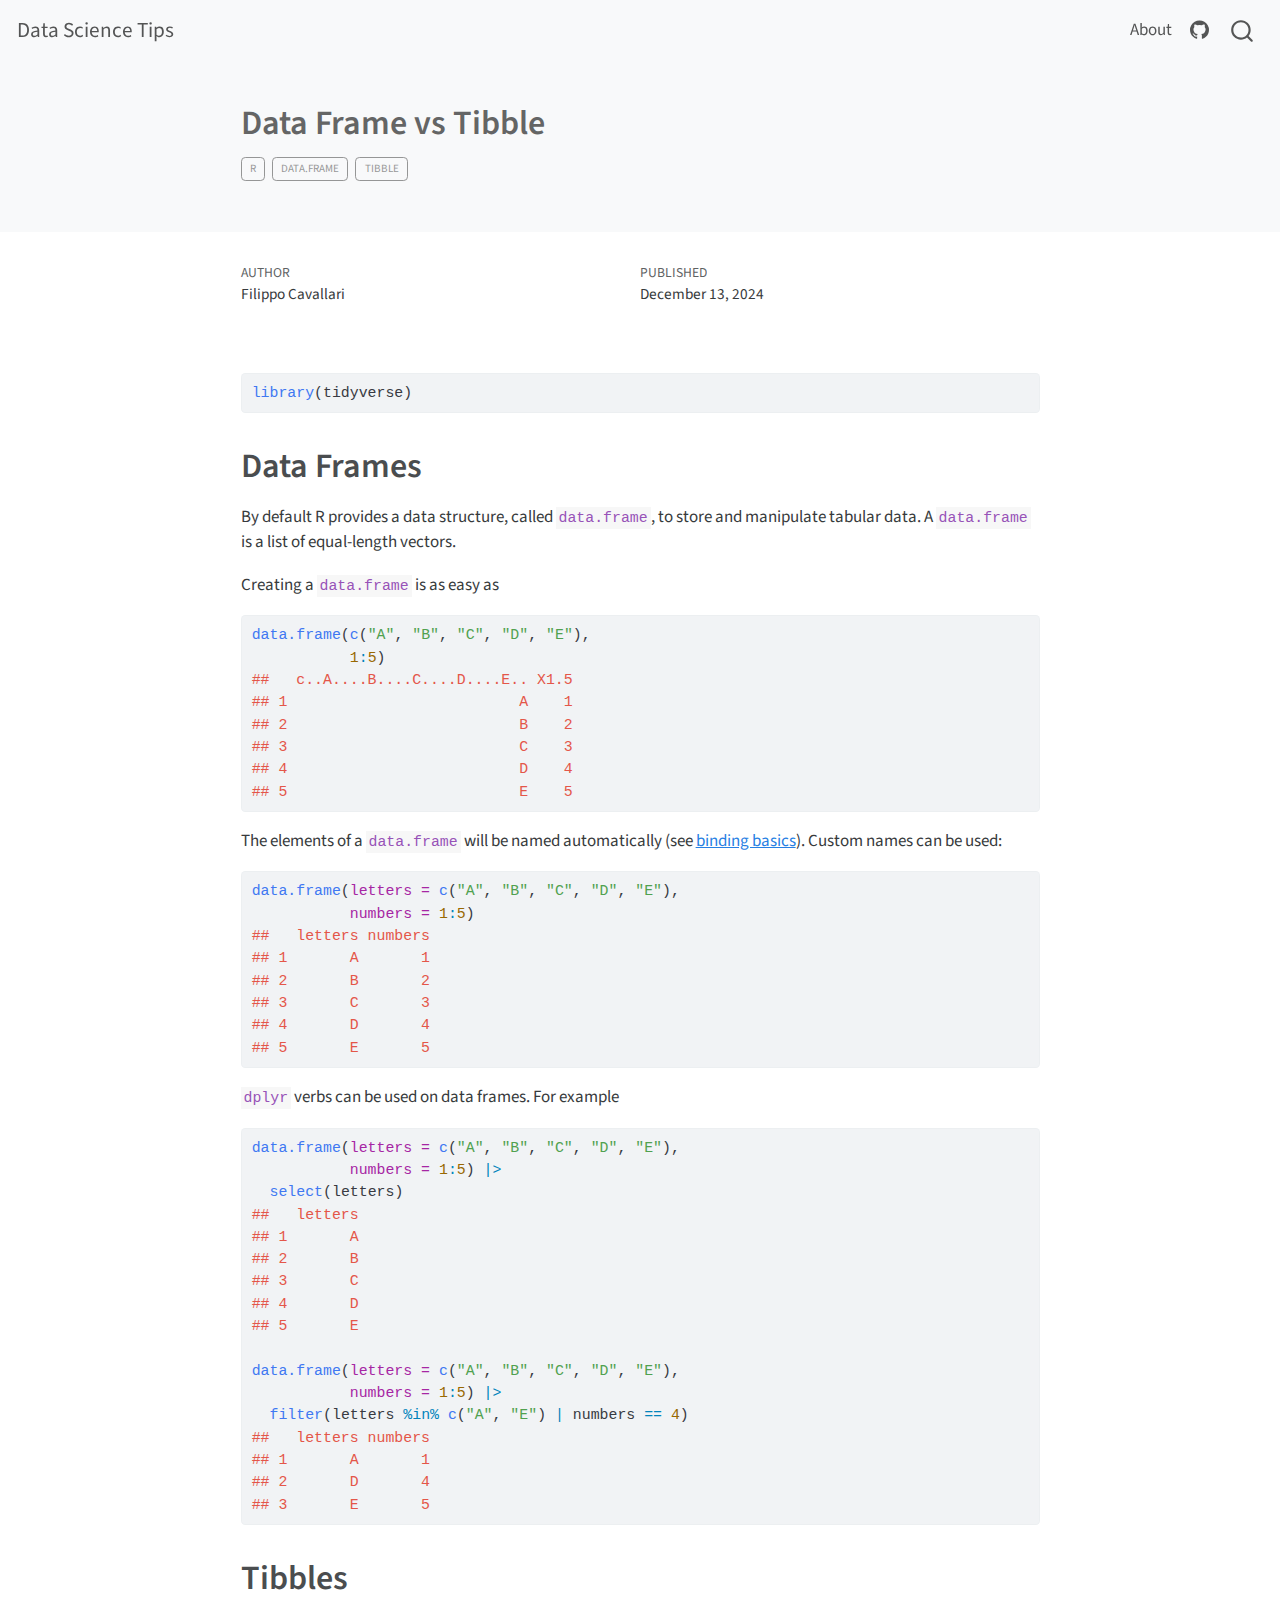
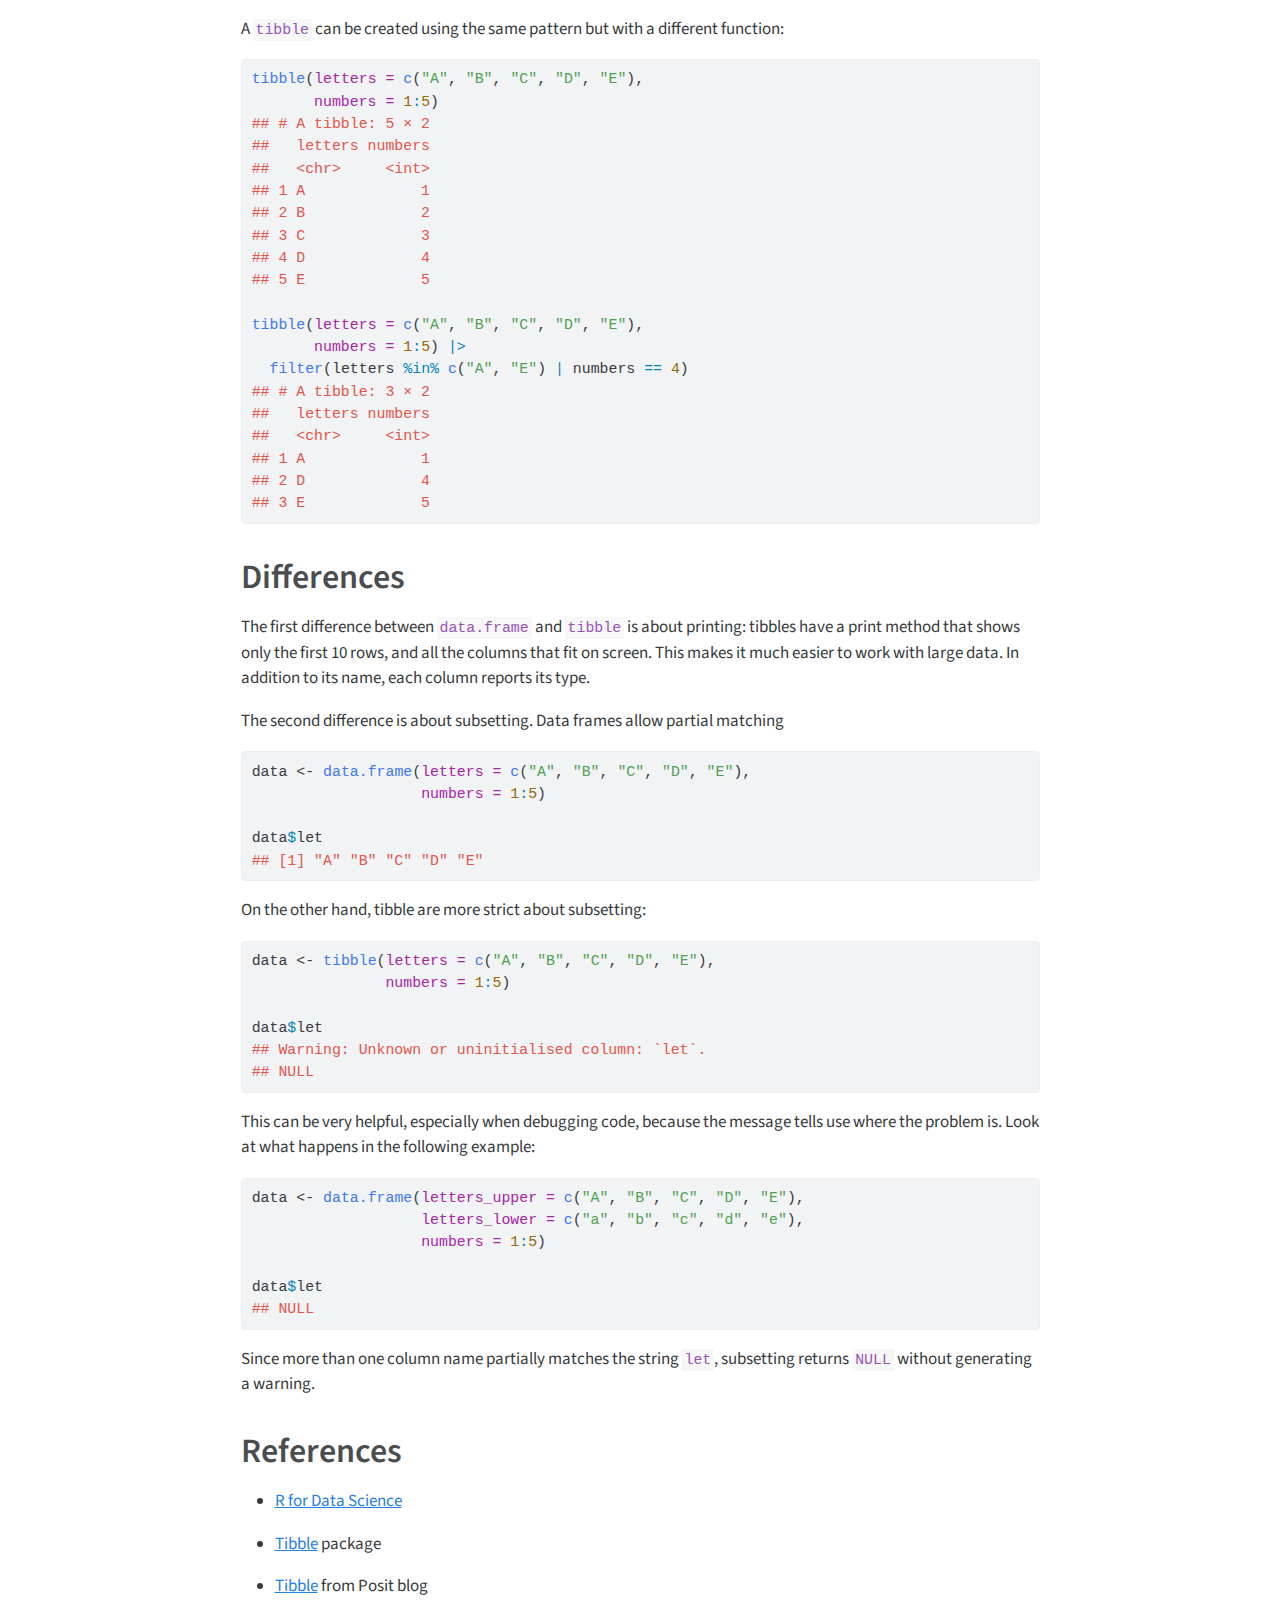
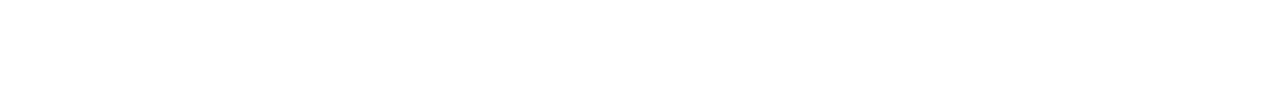
<file: posts/df-vs-tibble/index.html>
<!DOCTYPE html>
<html xmlns="http://www.w3.org/1999/xhtml" lang="en" xml:lang="en"><head>

<meta charset="utf-8">
<meta name="generator" content="quarto-1.3.450">

<meta name="viewport" content="width=device-width, initial-scale=1.0, user-scalable=yes">

<meta name="author" content="Filippo Cavallari">
<meta name="dcterms.date" content="2024-12-13">

<title>Data Science Tips - Data Frame vs Tibble</title>
<style>
code{white-space: pre-wrap;}
span.smallcaps{font-variant: small-caps;}
div.columns{display: flex; gap: min(4vw, 1.5em);}
div.column{flex: auto; overflow-x: auto;}
div.hanging-indent{margin-left: 1.5em; text-indent: -1.5em;}
ul.task-list{list-style: none;}
ul.task-list li input[type="checkbox"] {
  width: 0.8em;
  margin: 0 0.8em 0.2em -1em; /* quarto-specific, see https://github.com/quarto-dev/quarto-cli/issues/4556 */ 
  vertical-align: middle;
}
/* CSS for syntax highlighting */
pre > code.sourceCode { white-space: pre; position: relative; }
pre > code.sourceCode > span { display: inline-block; line-height: 1.25; }
pre > code.sourceCode > span:empty { height: 1.2em; }
.sourceCode { overflow: visible; }
code.sourceCode > span { color: inherit; text-decoration: inherit; }
div.sourceCode { margin: 1em 0; }
pre.sourceCode { margin: 0; }
@media screen {
div.sourceCode { overflow: auto; }
}
@media print {
pre > code.sourceCode { white-space: pre-wrap; }
pre > code.sourceCode > span { text-indent: -5em; padding-left: 5em; }
}
pre.numberSource code
  { counter-reset: source-line 0; }
pre.numberSource code > span
  { position: relative; left: -4em; counter-increment: source-line; }
pre.numberSource code > span > a:first-child::before
  { content: counter(source-line);
    position: relative; left: -1em; text-align: right; vertical-align: baseline;
    border: none; display: inline-block;
    -webkit-touch-callout: none; -webkit-user-select: none;
    -khtml-user-select: none; -moz-user-select: none;
    -ms-user-select: none; user-select: none;
    padding: 0 4px; width: 4em;
  }
pre.numberSource { margin-left: 3em;  padding-left: 4px; }
div.sourceCode
  {   }
@media screen {
pre > code.sourceCode > span > a:first-child::before { text-decoration: underline; }
}
</style>


<script src="../../site_libs/quarto-nav/quarto-nav.js"></script>
<script src="../../site_libs/quarto-nav/headroom.min.js"></script>
<script src="../../site_libs/clipboard/clipboard.min.js"></script>
<script src="../../site_libs/quarto-search/autocomplete.umd.js"></script>
<script src="../../site_libs/quarto-search/fuse.min.js"></script>
<script src="../../site_libs/quarto-search/quarto-search.js"></script>
<meta name="quarto:offset" content="../../">
<script src="../../site_libs/quarto-html/quarto.js"></script>
<script src="../../site_libs/quarto-html/popper.min.js"></script>
<script src="../../site_libs/quarto-html/tippy.umd.min.js"></script>
<script src="../../site_libs/quarto-html/anchor.min.js"></script>
<link href="../../site_libs/quarto-html/tippy.css" rel="stylesheet">
<link href="../../site_libs/quarto-html/quarto-syntax-highlighting.css" rel="stylesheet" id="quarto-text-highlighting-styles">
<script src="../../site_libs/bootstrap/bootstrap.min.js"></script>
<link href="../../site_libs/bootstrap/bootstrap-icons.css" rel="stylesheet">
<link href="../../site_libs/bootstrap/bootstrap.min.css" rel="stylesheet" id="quarto-bootstrap" data-mode="light">
<script id="quarto-search-options" type="application/json">{
  "location": "navbar",
  "copy-button": false,
  "collapse-after": 3,
  "panel-placement": "end",
  "type": "overlay",
  "limit": 20,
  "language": {
    "search-no-results-text": "No results",
    "search-matching-documents-text": "matching documents",
    "search-copy-link-title": "Copy link to search",
    "search-hide-matches-text": "Hide additional matches",
    "search-more-match-text": "more match in this document",
    "search-more-matches-text": "more matches in this document",
    "search-clear-button-title": "Clear",
    "search-detached-cancel-button-title": "Cancel",
    "search-submit-button-title": "Submit",
    "search-label": "Search"
  }
}</script>


<link rel="stylesheet" href="../../styles.css">
</head>

<body class="nav-fixed fullcontent">

<div id="quarto-search-results"></div>
  <header id="quarto-header" class="headroom fixed-top">
    <nav class="navbar navbar-expand-lg navbar-dark ">
      <div class="navbar-container container-fluid">
      <div class="navbar-brand-container">
    <a class="navbar-brand" href="../../index.html">
    <span class="navbar-title">Data Science Tips</span>
    </a>
  </div>
            <div id="quarto-search" class="" title="Search"></div>
          <button class="navbar-toggler" type="button" data-bs-toggle="collapse" data-bs-target="#navbarCollapse" aria-controls="navbarCollapse" aria-expanded="false" aria-label="Toggle navigation" onclick="if (window.quartoToggleHeadroom) { window.quartoToggleHeadroom(); }">
  <span class="navbar-toggler-icon"></span>
</button>
          <div class="collapse navbar-collapse" id="navbarCollapse">
            <ul class="navbar-nav navbar-nav-scroll ms-auto">
  <li class="nav-item">
    <a class="nav-link" href="../../about.html" rel="" target="">
 <span class="menu-text">About</span></a>
  </li>  
  <li class="nav-item compact">
    <a class="nav-link" href="https://github.com/filippocavallari/ds-tips" rel="" target=""><i class="bi bi-github" role="img">
</i> 
 <span class="menu-text"></span></a>
  </li>  
</ul>
            <div class="quarto-navbar-tools">
</div>
          </div> <!-- /navcollapse -->
      </div> <!-- /container-fluid -->
    </nav>
</header>
<!-- content -->
<header id="title-block-header" class="quarto-title-block default page-columns page-full">
  <div class="quarto-title-banner page-columns page-full">
    <div class="quarto-title column-body">
      <h1 class="title">Data Frame vs Tibble</h1>
                                <div class="quarto-categories">
                <div class="quarto-category">r</div>
                <div class="quarto-category">data.frame</div>
                <div class="quarto-category">tibble</div>
              </div>
                  </div>
  </div>
    
  
  <div class="quarto-title-meta">

      <div>
      <div class="quarto-title-meta-heading">Author</div>
      <div class="quarto-title-meta-contents">
               <p>Filippo Cavallari </p>
            </div>
    </div>
      
      <div>
      <div class="quarto-title-meta-heading">Published</div>
      <div class="quarto-title-meta-contents">
        <p class="date">December 13, 2024</p>
      </div>
    </div>
    
      
    </div>
    
  
  </header><div id="quarto-content" class="quarto-container page-columns page-rows-contents page-layout-article page-navbar">
<!-- sidebar -->
<!-- margin-sidebar -->
    
<!-- main -->
<main class="content quarto-banner-title-block" id="quarto-document-content">




<div class="cell">
<div class="sourceCode cell-code" id="cb1"><pre class="sourceCode r code-with-copy"><code class="sourceCode r"><span id="cb1-1"><a href="#cb1-1" aria-hidden="true" tabindex="-1"></a><span class="fu">library</span>(tidyverse)</span></code><button title="Copy to Clipboard" class="code-copy-button"><i class="bi"></i></button></pre></div>
</div>
<section id="data-frames" class="level1">
<h1>Data Frames</h1>
<p>By default R provides a data structure, called <code>data.frame</code>, to store and manipulate tabular data. A <code>data.frame</code> is a list of equal-length vectors.</p>
<p>Creating a <code>data.frame</code> is as easy as</p>
<div class="cell">
<div class="sourceCode cell-code" id="cb2"><pre class="sourceCode r code-with-copy"><code class="sourceCode r"><span id="cb2-1"><a href="#cb2-1" aria-hidden="true" tabindex="-1"></a><span class="fu">data.frame</span>(<span class="fu">c</span>(<span class="st">"A"</span>, <span class="st">"B"</span>, <span class="st">"C"</span>, <span class="st">"D"</span>, <span class="st">"E"</span>),</span>
<span id="cb2-2"><a href="#cb2-2" aria-hidden="true" tabindex="-1"></a>           <span class="dv">1</span><span class="sc">:</span><span class="dv">5</span>)</span>
<span id="cb2-3"><a href="#cb2-3" aria-hidden="true" tabindex="-1"></a><span class="do">##   c..A....B....C....D....E.. X1.5</span></span>
<span id="cb2-4"><a href="#cb2-4" aria-hidden="true" tabindex="-1"></a><span class="do">## 1                          A    1</span></span>
<span id="cb2-5"><a href="#cb2-5" aria-hidden="true" tabindex="-1"></a><span class="do">## 2                          B    2</span></span>
<span id="cb2-6"><a href="#cb2-6" aria-hidden="true" tabindex="-1"></a><span class="do">## 3                          C    3</span></span>
<span id="cb2-7"><a href="#cb2-7" aria-hidden="true" tabindex="-1"></a><span class="do">## 4                          D    4</span></span>
<span id="cb2-8"><a href="#cb2-8" aria-hidden="true" tabindex="-1"></a><span class="do">## 5                          E    5</span></span></code><button title="Copy to Clipboard" class="code-copy-button"><i class="bi"></i></button></pre></div>
</div>
<p>The elements of a <code>data.frame</code> will be named automatically (see <a href="https://adv-r.hadley.nz/names-values.html#binding-basics">binding basics</a>). Custom names can be used:</p>
<div class="cell">
<div class="sourceCode cell-code" id="cb3"><pre class="sourceCode r code-with-copy"><code class="sourceCode r"><span id="cb3-1"><a href="#cb3-1" aria-hidden="true" tabindex="-1"></a><span class="fu">data.frame</span>(<span class="at">letters =</span> <span class="fu">c</span>(<span class="st">"A"</span>, <span class="st">"B"</span>, <span class="st">"C"</span>, <span class="st">"D"</span>, <span class="st">"E"</span>),</span>
<span id="cb3-2"><a href="#cb3-2" aria-hidden="true" tabindex="-1"></a>           <span class="at">numbers =</span> <span class="dv">1</span><span class="sc">:</span><span class="dv">5</span>)</span>
<span id="cb3-3"><a href="#cb3-3" aria-hidden="true" tabindex="-1"></a><span class="do">##   letters numbers</span></span>
<span id="cb3-4"><a href="#cb3-4" aria-hidden="true" tabindex="-1"></a><span class="do">## 1       A       1</span></span>
<span id="cb3-5"><a href="#cb3-5" aria-hidden="true" tabindex="-1"></a><span class="do">## 2       B       2</span></span>
<span id="cb3-6"><a href="#cb3-6" aria-hidden="true" tabindex="-1"></a><span class="do">## 3       C       3</span></span>
<span id="cb3-7"><a href="#cb3-7" aria-hidden="true" tabindex="-1"></a><span class="do">## 4       D       4</span></span>
<span id="cb3-8"><a href="#cb3-8" aria-hidden="true" tabindex="-1"></a><span class="do">## 5       E       5</span></span></code><button title="Copy to Clipboard" class="code-copy-button"><i class="bi"></i></button></pre></div>
</div>
<p><code>dplyr</code> verbs can be used on data frames. For example</p>
<div class="cell">
<div class="sourceCode cell-code" id="cb4"><pre class="sourceCode r code-with-copy"><code class="sourceCode r"><span id="cb4-1"><a href="#cb4-1" aria-hidden="true" tabindex="-1"></a><span class="fu">data.frame</span>(<span class="at">letters =</span> <span class="fu">c</span>(<span class="st">"A"</span>, <span class="st">"B"</span>, <span class="st">"C"</span>, <span class="st">"D"</span>, <span class="st">"E"</span>),</span>
<span id="cb4-2"><a href="#cb4-2" aria-hidden="true" tabindex="-1"></a>           <span class="at">numbers =</span> <span class="dv">1</span><span class="sc">:</span><span class="dv">5</span>) <span class="sc">|&gt;</span></span>
<span id="cb4-3"><a href="#cb4-3" aria-hidden="true" tabindex="-1"></a>  <span class="fu">select</span>(letters)</span>
<span id="cb4-4"><a href="#cb4-4" aria-hidden="true" tabindex="-1"></a><span class="do">##   letters</span></span>
<span id="cb4-5"><a href="#cb4-5" aria-hidden="true" tabindex="-1"></a><span class="do">## 1       A</span></span>
<span id="cb4-6"><a href="#cb4-6" aria-hidden="true" tabindex="-1"></a><span class="do">## 2       B</span></span>
<span id="cb4-7"><a href="#cb4-7" aria-hidden="true" tabindex="-1"></a><span class="do">## 3       C</span></span>
<span id="cb4-8"><a href="#cb4-8" aria-hidden="true" tabindex="-1"></a><span class="do">## 4       D</span></span>
<span id="cb4-9"><a href="#cb4-9" aria-hidden="true" tabindex="-1"></a><span class="do">## 5       E</span></span>
<span id="cb4-10"><a href="#cb4-10" aria-hidden="true" tabindex="-1"></a></span>
<span id="cb4-11"><a href="#cb4-11" aria-hidden="true" tabindex="-1"></a><span class="fu">data.frame</span>(<span class="at">letters =</span> <span class="fu">c</span>(<span class="st">"A"</span>, <span class="st">"B"</span>, <span class="st">"C"</span>, <span class="st">"D"</span>, <span class="st">"E"</span>),</span>
<span id="cb4-12"><a href="#cb4-12" aria-hidden="true" tabindex="-1"></a>           <span class="at">numbers =</span> <span class="dv">1</span><span class="sc">:</span><span class="dv">5</span>) <span class="sc">|&gt;</span></span>
<span id="cb4-13"><a href="#cb4-13" aria-hidden="true" tabindex="-1"></a>  <span class="fu">filter</span>(letters <span class="sc">%in%</span> <span class="fu">c</span>(<span class="st">"A"</span>, <span class="st">"E"</span>) <span class="sc">|</span> numbers <span class="sc">==</span> <span class="dv">4</span>)</span>
<span id="cb4-14"><a href="#cb4-14" aria-hidden="true" tabindex="-1"></a><span class="do">##   letters numbers</span></span>
<span id="cb4-15"><a href="#cb4-15" aria-hidden="true" tabindex="-1"></a><span class="do">## 1       A       1</span></span>
<span id="cb4-16"><a href="#cb4-16" aria-hidden="true" tabindex="-1"></a><span class="do">## 2       D       4</span></span>
<span id="cb4-17"><a href="#cb4-17" aria-hidden="true" tabindex="-1"></a><span class="do">## 3       E       5</span></span></code><button title="Copy to Clipboard" class="code-copy-button"><i class="bi"></i></button></pre></div>
</div>
</section>
<section id="tibbles" class="level1">
<h1>Tibbles</h1>
<p>A <code>tibble</code> can be created using the same pattern but with a different function:</p>
<div class="cell">
<div class="sourceCode cell-code" id="cb5"><pre class="sourceCode r code-with-copy"><code class="sourceCode r"><span id="cb5-1"><a href="#cb5-1" aria-hidden="true" tabindex="-1"></a><span class="fu">tibble</span>(<span class="at">letters =</span> <span class="fu">c</span>(<span class="st">"A"</span>, <span class="st">"B"</span>, <span class="st">"C"</span>, <span class="st">"D"</span>, <span class="st">"E"</span>),</span>
<span id="cb5-2"><a href="#cb5-2" aria-hidden="true" tabindex="-1"></a>       <span class="at">numbers =</span> <span class="dv">1</span><span class="sc">:</span><span class="dv">5</span>)</span>
<span id="cb5-3"><a href="#cb5-3" aria-hidden="true" tabindex="-1"></a><span class="do">## # A tibble: 5 × 2</span></span>
<span id="cb5-4"><a href="#cb5-4" aria-hidden="true" tabindex="-1"></a><span class="do">##   letters numbers</span></span>
<span id="cb5-5"><a href="#cb5-5" aria-hidden="true" tabindex="-1"></a><span class="do">##   &lt;chr&gt;     &lt;int&gt;</span></span>
<span id="cb5-6"><a href="#cb5-6" aria-hidden="true" tabindex="-1"></a><span class="do">## 1 A             1</span></span>
<span id="cb5-7"><a href="#cb5-7" aria-hidden="true" tabindex="-1"></a><span class="do">## 2 B             2</span></span>
<span id="cb5-8"><a href="#cb5-8" aria-hidden="true" tabindex="-1"></a><span class="do">## 3 C             3</span></span>
<span id="cb5-9"><a href="#cb5-9" aria-hidden="true" tabindex="-1"></a><span class="do">## 4 D             4</span></span>
<span id="cb5-10"><a href="#cb5-10" aria-hidden="true" tabindex="-1"></a><span class="do">## 5 E             5</span></span>
<span id="cb5-11"><a href="#cb5-11" aria-hidden="true" tabindex="-1"></a></span>
<span id="cb5-12"><a href="#cb5-12" aria-hidden="true" tabindex="-1"></a><span class="fu">tibble</span>(<span class="at">letters =</span> <span class="fu">c</span>(<span class="st">"A"</span>, <span class="st">"B"</span>, <span class="st">"C"</span>, <span class="st">"D"</span>, <span class="st">"E"</span>),</span>
<span id="cb5-13"><a href="#cb5-13" aria-hidden="true" tabindex="-1"></a>       <span class="at">numbers =</span> <span class="dv">1</span><span class="sc">:</span><span class="dv">5</span>) <span class="sc">|&gt;</span></span>
<span id="cb5-14"><a href="#cb5-14" aria-hidden="true" tabindex="-1"></a>  <span class="fu">filter</span>(letters <span class="sc">%in%</span> <span class="fu">c</span>(<span class="st">"A"</span>, <span class="st">"E"</span>) <span class="sc">|</span> numbers <span class="sc">==</span> <span class="dv">4</span>)</span>
<span id="cb5-15"><a href="#cb5-15" aria-hidden="true" tabindex="-1"></a><span class="do">## # A tibble: 3 × 2</span></span>
<span id="cb5-16"><a href="#cb5-16" aria-hidden="true" tabindex="-1"></a><span class="do">##   letters numbers</span></span>
<span id="cb5-17"><a href="#cb5-17" aria-hidden="true" tabindex="-1"></a><span class="do">##   &lt;chr&gt;     &lt;int&gt;</span></span>
<span id="cb5-18"><a href="#cb5-18" aria-hidden="true" tabindex="-1"></a><span class="do">## 1 A             1</span></span>
<span id="cb5-19"><a href="#cb5-19" aria-hidden="true" tabindex="-1"></a><span class="do">## 2 D             4</span></span>
<span id="cb5-20"><a href="#cb5-20" aria-hidden="true" tabindex="-1"></a><span class="do">## 3 E             5</span></span></code><button title="Copy to Clipboard" class="code-copy-button"><i class="bi"></i></button></pre></div>
</div>
</section>
<section id="differences" class="level1">
<h1>Differences</h1>
<p>The first difference between <code>data.frame</code> and <code>tibble</code> is about printing: tibbles have a print method that shows only the first 10 rows, and all the columns that fit on screen. This makes it much easier to work with large data. In addition to its name, each column reports its type.</p>
<p>The second difference is about subsetting. Data frames allow partial matching</p>
<div class="cell">
<div class="sourceCode cell-code" id="cb6"><pre class="sourceCode r code-with-copy"><code class="sourceCode r"><span id="cb6-1"><a href="#cb6-1" aria-hidden="true" tabindex="-1"></a>data <span class="ot">&lt;-</span> <span class="fu">data.frame</span>(<span class="at">letters =</span> <span class="fu">c</span>(<span class="st">"A"</span>, <span class="st">"B"</span>, <span class="st">"C"</span>, <span class="st">"D"</span>, <span class="st">"E"</span>),</span>
<span id="cb6-2"><a href="#cb6-2" aria-hidden="true" tabindex="-1"></a>                   <span class="at">numbers =</span> <span class="dv">1</span><span class="sc">:</span><span class="dv">5</span>)</span>
<span id="cb6-3"><a href="#cb6-3" aria-hidden="true" tabindex="-1"></a></span>
<span id="cb6-4"><a href="#cb6-4" aria-hidden="true" tabindex="-1"></a>data<span class="sc">$</span>let</span>
<span id="cb6-5"><a href="#cb6-5" aria-hidden="true" tabindex="-1"></a><span class="do">## [1] "A" "B" "C" "D" "E"</span></span></code><button title="Copy to Clipboard" class="code-copy-button"><i class="bi"></i></button></pre></div>
</div>
<p>On the other hand, tibble are more strict about subsetting:</p>
<div class="cell">
<div class="sourceCode cell-code" id="cb7"><pre class="sourceCode r code-with-copy"><code class="sourceCode r"><span id="cb7-1"><a href="#cb7-1" aria-hidden="true" tabindex="-1"></a>data <span class="ot">&lt;-</span> <span class="fu">tibble</span>(<span class="at">letters =</span> <span class="fu">c</span>(<span class="st">"A"</span>, <span class="st">"B"</span>, <span class="st">"C"</span>, <span class="st">"D"</span>, <span class="st">"E"</span>),</span>
<span id="cb7-2"><a href="#cb7-2" aria-hidden="true" tabindex="-1"></a>               <span class="at">numbers =</span> <span class="dv">1</span><span class="sc">:</span><span class="dv">5</span>)</span>
<span id="cb7-3"><a href="#cb7-3" aria-hidden="true" tabindex="-1"></a></span>
<span id="cb7-4"><a href="#cb7-4" aria-hidden="true" tabindex="-1"></a>data<span class="sc">$</span>let</span>
<span id="cb7-5"><a href="#cb7-5" aria-hidden="true" tabindex="-1"></a><span class="do">## Warning: Unknown or uninitialised column: `let`.</span></span>
<span id="cb7-6"><a href="#cb7-6" aria-hidden="true" tabindex="-1"></a><span class="do">## NULL</span></span></code><button title="Copy to Clipboard" class="code-copy-button"><i class="bi"></i></button></pre></div>
</div>
<p>This can be very helpful, especially when debugging code, because the message tells use where the problem is. Look at what happens in the following example:</p>
<div class="cell">
<div class="sourceCode cell-code" id="cb8"><pre class="sourceCode r code-with-copy"><code class="sourceCode r"><span id="cb8-1"><a href="#cb8-1" aria-hidden="true" tabindex="-1"></a>data <span class="ot">&lt;-</span> <span class="fu">data.frame</span>(<span class="at">letters_upper =</span> <span class="fu">c</span>(<span class="st">"A"</span>, <span class="st">"B"</span>, <span class="st">"C"</span>, <span class="st">"D"</span>, <span class="st">"E"</span>),</span>
<span id="cb8-2"><a href="#cb8-2" aria-hidden="true" tabindex="-1"></a>                   <span class="at">letters_lower =</span> <span class="fu">c</span>(<span class="st">"a"</span>, <span class="st">"b"</span>, <span class="st">"c"</span>, <span class="st">"d"</span>, <span class="st">"e"</span>),</span>
<span id="cb8-3"><a href="#cb8-3" aria-hidden="true" tabindex="-1"></a>                   <span class="at">numbers =</span> <span class="dv">1</span><span class="sc">:</span><span class="dv">5</span>)</span>
<span id="cb8-4"><a href="#cb8-4" aria-hidden="true" tabindex="-1"></a></span>
<span id="cb8-5"><a href="#cb8-5" aria-hidden="true" tabindex="-1"></a>data<span class="sc">$</span>let</span>
<span id="cb8-6"><a href="#cb8-6" aria-hidden="true" tabindex="-1"></a><span class="do">## NULL</span></span></code><button title="Copy to Clipboard" class="code-copy-button"><i class="bi"></i></button></pre></div>
</div>
<p>Since more than one column name partially matches the string <code>let</code>, subsetting returns <code>NULL</code> without generating a warning.</p>
</section>
<section id="references" class="level1">
<h1>References</h1>
<ul>
<li><p><a href="https://r4ds.hadley.nz/">R for Data Science</a></p></li>
<li><p><a href="https://tibble.tidyverse.org/index.html">Tibble</a> package</p></li>
<li><p><a href="https://posit.co/blog/tibble-1-0-0/">Tibble</a> from Posit blog</p></li>
</ul>


</section>

</main> <!-- /main -->
<script id="quarto-html-after-body" type="application/javascript">
window.document.addEventListener("DOMContentLoaded", function (event) {
  const toggleBodyColorMode = (bsSheetEl) => {
    const mode = bsSheetEl.getAttribute("data-mode");
    const bodyEl = window.document.querySelector("body");
    if (mode === "dark") {
      bodyEl.classList.add("quarto-dark");
      bodyEl.classList.remove("quarto-light");
    } else {
      bodyEl.classList.add("quarto-light");
      bodyEl.classList.remove("quarto-dark");
    }
  }
  const toggleBodyColorPrimary = () => {
    const bsSheetEl = window.document.querySelector("link#quarto-bootstrap");
    if (bsSheetEl) {
      toggleBodyColorMode(bsSheetEl);
    }
  }
  toggleBodyColorPrimary();  
  const icon = "";
  const anchorJS = new window.AnchorJS();
  anchorJS.options = {
    placement: 'right',
    icon: icon
  };
  anchorJS.add('.anchored');
  const isCodeAnnotation = (el) => {
    for (const clz of el.classList) {
      if (clz.startsWith('code-annotation-')) {                     
        return true;
      }
    }
    return false;
  }
  const clipboard = new window.ClipboardJS('.code-copy-button', {
    text: function(trigger) {
      const codeEl = trigger.previousElementSibling.cloneNode(true);
      for (const childEl of codeEl.children) {
        if (isCodeAnnotation(childEl)) {
          childEl.remove();
        }
      }
      return codeEl.innerText;
    }
  });
  clipboard.on('success', function(e) {
    // button target
    const button = e.trigger;
    // don't keep focus
    button.blur();
    // flash "checked"
    button.classList.add('code-copy-button-checked');
    var currentTitle = button.getAttribute("title");
    button.setAttribute("title", "Copied!");
    let tooltip;
    if (window.bootstrap) {
      button.setAttribute("data-bs-toggle", "tooltip");
      button.setAttribute("data-bs-placement", "left");
      button.setAttribute("data-bs-title", "Copied!");
      tooltip = new bootstrap.Tooltip(button, 
        { trigger: "manual", 
          customClass: "code-copy-button-tooltip",
          offset: [0, -8]});
      tooltip.show();    
    }
    setTimeout(function() {
      if (tooltip) {
        tooltip.hide();
        button.removeAttribute("data-bs-title");
        button.removeAttribute("data-bs-toggle");
        button.removeAttribute("data-bs-placement");
      }
      button.setAttribute("title", currentTitle);
      button.classList.remove('code-copy-button-checked');
    }, 1000);
    // clear code selection
    e.clearSelection();
  });
  function tippyHover(el, contentFn) {
    const config = {
      allowHTML: true,
      content: contentFn,
      maxWidth: 500,
      delay: 100,
      arrow: false,
      appendTo: function(el) {
          return el.parentElement;
      },
      interactive: true,
      interactiveBorder: 10,
      theme: 'quarto',
      placement: 'bottom-start'
    };
    window.tippy(el, config); 
  }
  const noterefs = window.document.querySelectorAll('a[role="doc-noteref"]');
  for (var i=0; i<noterefs.length; i++) {
    const ref = noterefs[i];
    tippyHover(ref, function() {
      // use id or data attribute instead here
      let href = ref.getAttribute('data-footnote-href') || ref.getAttribute('href');
      try { href = new URL(href).hash; } catch {}
      const id = href.replace(/^#\/?/, "");
      const note = window.document.getElementById(id);
      return note.innerHTML;
    });
  }
      let selectedAnnoteEl;
      const selectorForAnnotation = ( cell, annotation) => {
        let cellAttr = 'data-code-cell="' + cell + '"';
        let lineAttr = 'data-code-annotation="' +  annotation + '"';
        const selector = 'span[' + cellAttr + '][' + lineAttr + ']';
        return selector;
      }
      const selectCodeLines = (annoteEl) => {
        const doc = window.document;
        const targetCell = annoteEl.getAttribute("data-target-cell");
        const targetAnnotation = annoteEl.getAttribute("data-target-annotation");
        const annoteSpan = window.document.querySelector(selectorForAnnotation(targetCell, targetAnnotation));
        const lines = annoteSpan.getAttribute("data-code-lines").split(",");
        const lineIds = lines.map((line) => {
          return targetCell + "-" + line;
        })
        let top = null;
        let height = null;
        let parent = null;
        if (lineIds.length > 0) {
            //compute the position of the single el (top and bottom and make a div)
            const el = window.document.getElementById(lineIds[0]);
            top = el.offsetTop;
            height = el.offsetHeight;
            parent = el.parentElement.parentElement;
          if (lineIds.length > 1) {
            const lastEl = window.document.getElementById(lineIds[lineIds.length - 1]);
            const bottom = lastEl.offsetTop + lastEl.offsetHeight;
            height = bottom - top;
          }
          if (top !== null && height !== null && parent !== null) {
            // cook up a div (if necessary) and position it 
            let div = window.document.getElementById("code-annotation-line-highlight");
            if (div === null) {
              div = window.document.createElement("div");
              div.setAttribute("id", "code-annotation-line-highlight");
              div.style.position = 'absolute';
              parent.appendChild(div);
            }
            div.style.top = top - 2 + "px";
            div.style.height = height + 4 + "px";
            let gutterDiv = window.document.getElementById("code-annotation-line-highlight-gutter");
            if (gutterDiv === null) {
              gutterDiv = window.document.createElement("div");
              gutterDiv.setAttribute("id", "code-annotation-line-highlight-gutter");
              gutterDiv.style.position = 'absolute';
              const codeCell = window.document.getElementById(targetCell);
              const gutter = codeCell.querySelector('.code-annotation-gutter');
              gutter.appendChild(gutterDiv);
            }
            gutterDiv.style.top = top - 2 + "px";
            gutterDiv.style.height = height + 4 + "px";
          }
          selectedAnnoteEl = annoteEl;
        }
      };
      const unselectCodeLines = () => {
        const elementsIds = ["code-annotation-line-highlight", "code-annotation-line-highlight-gutter"];
        elementsIds.forEach((elId) => {
          const div = window.document.getElementById(elId);
          if (div) {
            div.remove();
          }
        });
        selectedAnnoteEl = undefined;
      };
      // Attach click handler to the DT
      const annoteDls = window.document.querySelectorAll('dt[data-target-cell]');
      for (const annoteDlNode of annoteDls) {
        annoteDlNode.addEventListener('click', (event) => {
          const clickedEl = event.target;
          if (clickedEl !== selectedAnnoteEl) {
            unselectCodeLines();
            const activeEl = window.document.querySelector('dt[data-target-cell].code-annotation-active');
            if (activeEl) {
              activeEl.classList.remove('code-annotation-active');
            }
            selectCodeLines(clickedEl);
            clickedEl.classList.add('code-annotation-active');
          } else {
            // Unselect the line
            unselectCodeLines();
            clickedEl.classList.remove('code-annotation-active');
          }
        });
      }
  const findCites = (el) => {
    const parentEl = el.parentElement;
    if (parentEl) {
      const cites = parentEl.dataset.cites;
      if (cites) {
        return {
          el,
          cites: cites.split(' ')
        };
      } else {
        return findCites(el.parentElement)
      }
    } else {
      return undefined;
    }
  };
  var bibliorefs = window.document.querySelectorAll('a[role="doc-biblioref"]');
  for (var i=0; i<bibliorefs.length; i++) {
    const ref = bibliorefs[i];
    const citeInfo = findCites(ref);
    if (citeInfo) {
      tippyHover(citeInfo.el, function() {
        var popup = window.document.createElement('div');
        citeInfo.cites.forEach(function(cite) {
          var citeDiv = window.document.createElement('div');
          citeDiv.classList.add('hanging-indent');
          citeDiv.classList.add('csl-entry');
          var biblioDiv = window.document.getElementById('ref-' + cite);
          if (biblioDiv) {
            citeDiv.innerHTML = biblioDiv.innerHTML;
          }
          popup.appendChild(citeDiv);
        });
        return popup.innerHTML;
      });
    }
  }
});
</script>
</div> <!-- /content -->



</body></html>
</file>
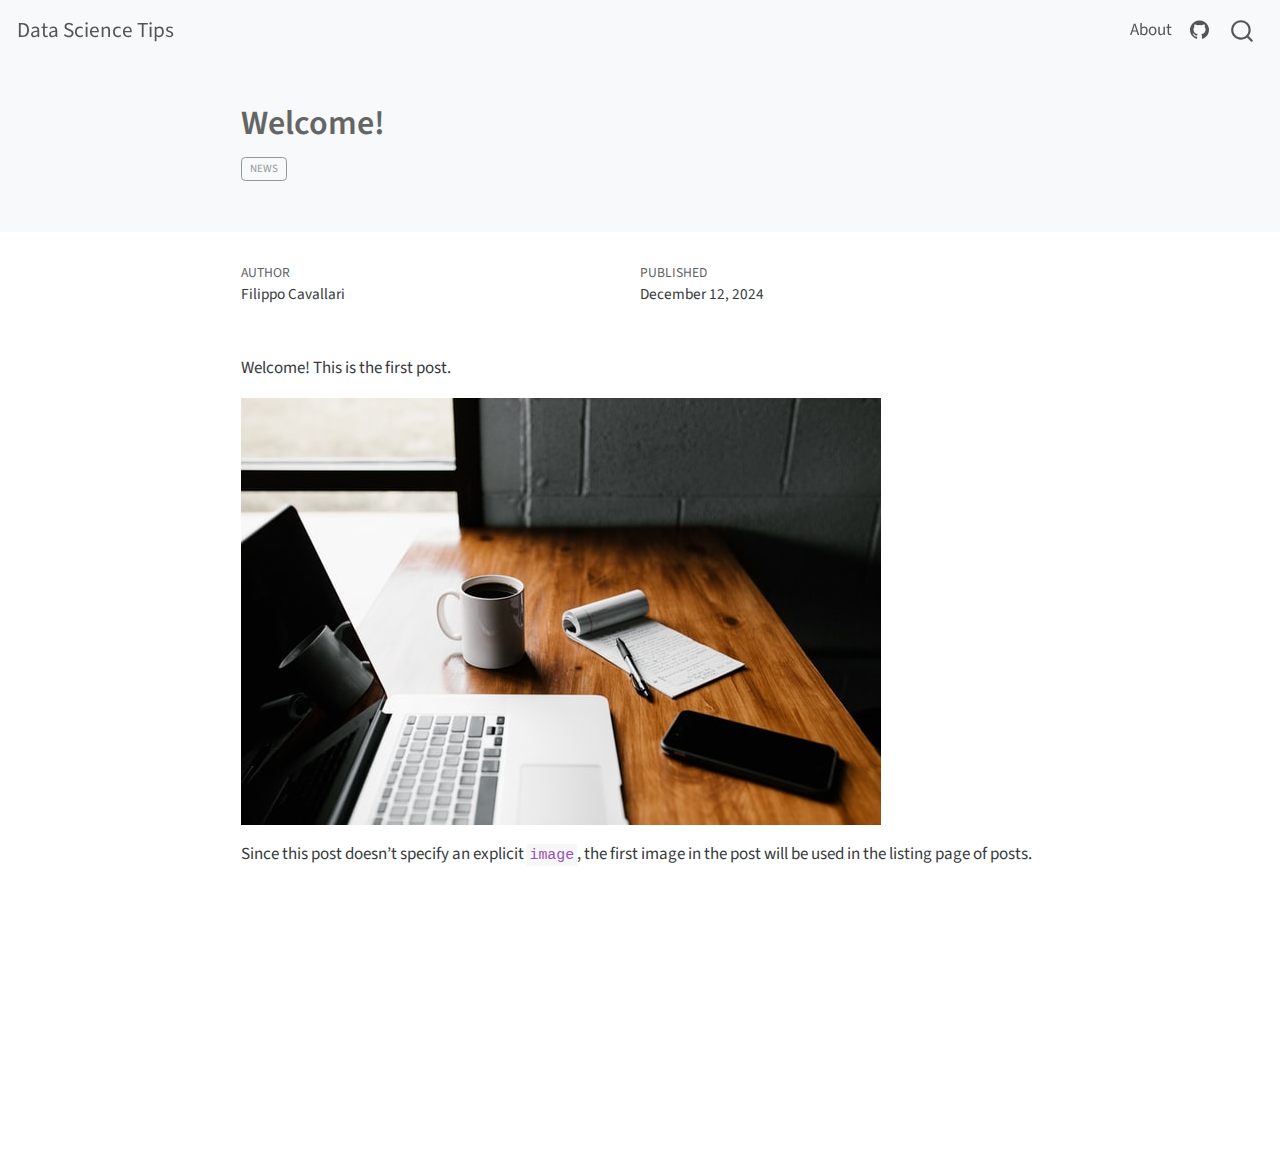
<file: posts/welcome/index.html>
<!DOCTYPE html>
<html xmlns="http://www.w3.org/1999/xhtml" lang="en" xml:lang="en"><head>

<meta charset="utf-8">
<meta name="generator" content="quarto-1.3.450">

<meta name="viewport" content="width=device-width, initial-scale=1.0, user-scalable=yes">

<meta name="author" content="Filippo Cavallari">
<meta name="dcterms.date" content="2024-12-12">

<title>Data Science Tips - Welcome!</title>
<style>
code{white-space: pre-wrap;}
span.smallcaps{font-variant: small-caps;}
div.columns{display: flex; gap: min(4vw, 1.5em);}
div.column{flex: auto; overflow-x: auto;}
div.hanging-indent{margin-left: 1.5em; text-indent: -1.5em;}
ul.task-list{list-style: none;}
ul.task-list li input[type="checkbox"] {
  width: 0.8em;
  margin: 0 0.8em 0.2em -1em; /* quarto-specific, see https://github.com/quarto-dev/quarto-cli/issues/4556 */ 
  vertical-align: middle;
}
</style>


<script src="../../site_libs/quarto-nav/quarto-nav.js"></script>
<script src="../../site_libs/quarto-nav/headroom.min.js"></script>
<script src="../../site_libs/clipboard/clipboard.min.js"></script>
<script src="../../site_libs/quarto-search/autocomplete.umd.js"></script>
<script src="../../site_libs/quarto-search/fuse.min.js"></script>
<script src="../../site_libs/quarto-search/quarto-search.js"></script>
<meta name="quarto:offset" content="../../">
<script src="../../site_libs/quarto-html/quarto.js"></script>
<script src="../../site_libs/quarto-html/popper.min.js"></script>
<script src="../../site_libs/quarto-html/tippy.umd.min.js"></script>
<script src="../../site_libs/quarto-html/anchor.min.js"></script>
<link href="../../site_libs/quarto-html/tippy.css" rel="stylesheet">
<link href="../../site_libs/quarto-html/quarto-syntax-highlighting.css" rel="stylesheet" id="quarto-text-highlighting-styles">
<script src="../../site_libs/bootstrap/bootstrap.min.js"></script>
<link href="../../site_libs/bootstrap/bootstrap-icons.css" rel="stylesheet">
<link href="../../site_libs/bootstrap/bootstrap.min.css" rel="stylesheet" id="quarto-bootstrap" data-mode="light">
<script id="quarto-search-options" type="application/json">{
  "location": "navbar",
  "copy-button": false,
  "collapse-after": 3,
  "panel-placement": "end",
  "type": "overlay",
  "limit": 20,
  "language": {
    "search-no-results-text": "No results",
    "search-matching-documents-text": "matching documents",
    "search-copy-link-title": "Copy link to search",
    "search-hide-matches-text": "Hide additional matches",
    "search-more-match-text": "more match in this document",
    "search-more-matches-text": "more matches in this document",
    "search-clear-button-title": "Clear",
    "search-detached-cancel-button-title": "Cancel",
    "search-submit-button-title": "Submit",
    "search-label": "Search"
  }
}</script>


<link rel="stylesheet" href="../../styles.css">
</head>

<body class="nav-fixed fullcontent">

<div id="quarto-search-results"></div>
  <header id="quarto-header" class="headroom fixed-top">
    <nav class="navbar navbar-expand-lg navbar-dark ">
      <div class="navbar-container container-fluid">
      <div class="navbar-brand-container">
    <a class="navbar-brand" href="../../index.html">
    <span class="navbar-title">Data Science Tips</span>
    </a>
  </div>
            <div id="quarto-search" class="" title="Search"></div>
          <button class="navbar-toggler" type="button" data-bs-toggle="collapse" data-bs-target="#navbarCollapse" aria-controls="navbarCollapse" aria-expanded="false" aria-label="Toggle navigation" onclick="if (window.quartoToggleHeadroom) { window.quartoToggleHeadroom(); }">
  <span class="navbar-toggler-icon"></span>
</button>
          <div class="collapse navbar-collapse" id="navbarCollapse">
            <ul class="navbar-nav navbar-nav-scroll ms-auto">
  <li class="nav-item">
    <a class="nav-link" href="../../about.html" rel="" target="">
 <span class="menu-text">About</span></a>
  </li>  
  <li class="nav-item compact">
    <a class="nav-link" href="https://github.com/filippocavallari/ds-tips" rel="" target=""><i class="bi bi-github" role="img">
</i> 
 <span class="menu-text"></span></a>
  </li>  
</ul>
            <div class="quarto-navbar-tools">
</div>
          </div> <!-- /navcollapse -->
      </div> <!-- /container-fluid -->
    </nav>
</header>
<!-- content -->
<header id="title-block-header" class="quarto-title-block default page-columns page-full">
  <div class="quarto-title-banner page-columns page-full">
    <div class="quarto-title column-body">
      <h1 class="title">Welcome!</h1>
                                <div class="quarto-categories">
                <div class="quarto-category">news</div>
              </div>
                  </div>
  </div>
    
  
  <div class="quarto-title-meta">

      <div>
      <div class="quarto-title-meta-heading">Author</div>
      <div class="quarto-title-meta-contents">
               <p>Filippo Cavallari </p>
            </div>
    </div>
      
      <div>
      <div class="quarto-title-meta-heading">Published</div>
      <div class="quarto-title-meta-contents">
        <p class="date">December 12, 2024</p>
      </div>
    </div>
    
      
    </div>
    
  
  </header><div id="quarto-content" class="quarto-container page-columns page-rows-contents page-layout-article page-navbar">
<!-- sidebar -->
<!-- margin-sidebar -->
    
<!-- main -->
<main class="content quarto-banner-title-block" id="quarto-document-content">




<p>Welcome! This is the first post.</p>
<p><img src="thumbnail.jpg" class="img-fluid"></p>
<p>Since this post doesn’t specify an explicit <code>image</code>, the first image in the post will be used in the listing page of posts.</p>



</main> <!-- /main -->
<script id="quarto-html-after-body" type="application/javascript">
window.document.addEventListener("DOMContentLoaded", function (event) {
  const toggleBodyColorMode = (bsSheetEl) => {
    const mode = bsSheetEl.getAttribute("data-mode");
    const bodyEl = window.document.querySelector("body");
    if (mode === "dark") {
      bodyEl.classList.add("quarto-dark");
      bodyEl.classList.remove("quarto-light");
    } else {
      bodyEl.classList.add("quarto-light");
      bodyEl.classList.remove("quarto-dark");
    }
  }
  const toggleBodyColorPrimary = () => {
    const bsSheetEl = window.document.querySelector("link#quarto-bootstrap");
    if (bsSheetEl) {
      toggleBodyColorMode(bsSheetEl);
    }
  }
  toggleBodyColorPrimary();  
  const icon = "";
  const anchorJS = new window.AnchorJS();
  anchorJS.options = {
    placement: 'right',
    icon: icon
  };
  anchorJS.add('.anchored');
  const isCodeAnnotation = (el) => {
    for (const clz of el.classList) {
      if (clz.startsWith('code-annotation-')) {                     
        return true;
      }
    }
    return false;
  }
  const clipboard = new window.ClipboardJS('.code-copy-button', {
    text: function(trigger) {
      const codeEl = trigger.previousElementSibling.cloneNode(true);
      for (const childEl of codeEl.children) {
        if (isCodeAnnotation(childEl)) {
          childEl.remove();
        }
      }
      return codeEl.innerText;
    }
  });
  clipboard.on('success', function(e) {
    // button target
    const button = e.trigger;
    // don't keep focus
    button.blur();
    // flash "checked"
    button.classList.add('code-copy-button-checked');
    var currentTitle = button.getAttribute("title");
    button.setAttribute("title", "Copied!");
    let tooltip;
    if (window.bootstrap) {
      button.setAttribute("data-bs-toggle", "tooltip");
      button.setAttribute("data-bs-placement", "left");
      button.setAttribute("data-bs-title", "Copied!");
      tooltip = new bootstrap.Tooltip(button, 
        { trigger: "manual", 
          customClass: "code-copy-button-tooltip",
          offset: [0, -8]});
      tooltip.show();    
    }
    setTimeout(function() {
      if (tooltip) {
        tooltip.hide();
        button.removeAttribute("data-bs-title");
        button.removeAttribute("data-bs-toggle");
        button.removeAttribute("data-bs-placement");
      }
      button.setAttribute("title", currentTitle);
      button.classList.remove('code-copy-button-checked');
    }, 1000);
    // clear code selection
    e.clearSelection();
  });
  function tippyHover(el, contentFn) {
    const config = {
      allowHTML: true,
      content: contentFn,
      maxWidth: 500,
      delay: 100,
      arrow: false,
      appendTo: function(el) {
          return el.parentElement;
      },
      interactive: true,
      interactiveBorder: 10,
      theme: 'quarto',
      placement: 'bottom-start'
    };
    window.tippy(el, config); 
  }
  const noterefs = window.document.querySelectorAll('a[role="doc-noteref"]');
  for (var i=0; i<noterefs.length; i++) {
    const ref = noterefs[i];
    tippyHover(ref, function() {
      // use id or data attribute instead here
      let href = ref.getAttribute('data-footnote-href') || ref.getAttribute('href');
      try { href = new URL(href).hash; } catch {}
      const id = href.replace(/^#\/?/, "");
      const note = window.document.getElementById(id);
      return note.innerHTML;
    });
  }
      let selectedAnnoteEl;
      const selectorForAnnotation = ( cell, annotation) => {
        let cellAttr = 'data-code-cell="' + cell + '"';
        let lineAttr = 'data-code-annotation="' +  annotation + '"';
        const selector = 'span[' + cellAttr + '][' + lineAttr + ']';
        return selector;
      }
      const selectCodeLines = (annoteEl) => {
        const doc = window.document;
        const targetCell = annoteEl.getAttribute("data-target-cell");
        const targetAnnotation = annoteEl.getAttribute("data-target-annotation");
        const annoteSpan = window.document.querySelector(selectorForAnnotation(targetCell, targetAnnotation));
        const lines = annoteSpan.getAttribute("data-code-lines").split(",");
        const lineIds = lines.map((line) => {
          return targetCell + "-" + line;
        })
        let top = null;
        let height = null;
        let parent = null;
        if (lineIds.length > 0) {
            //compute the position of the single el (top and bottom and make a div)
            const el = window.document.getElementById(lineIds[0]);
            top = el.offsetTop;
            height = el.offsetHeight;
            parent = el.parentElement.parentElement;
          if (lineIds.length > 1) {
            const lastEl = window.document.getElementById(lineIds[lineIds.length - 1]);
            const bottom = lastEl.offsetTop + lastEl.offsetHeight;
            height = bottom - top;
          }
          if (top !== null && height !== null && parent !== null) {
            // cook up a div (if necessary) and position it 
            let div = window.document.getElementById("code-annotation-line-highlight");
            if (div === null) {
              div = window.document.createElement("div");
              div.setAttribute("id", "code-annotation-line-highlight");
              div.style.position = 'absolute';
              parent.appendChild(div);
            }
            div.style.top = top - 2 + "px";
            div.style.height = height + 4 + "px";
            let gutterDiv = window.document.getElementById("code-annotation-line-highlight-gutter");
            if (gutterDiv === null) {
              gutterDiv = window.document.createElement("div");
              gutterDiv.setAttribute("id", "code-annotation-line-highlight-gutter");
              gutterDiv.style.position = 'absolute';
              const codeCell = window.document.getElementById(targetCell);
              const gutter = codeCell.querySelector('.code-annotation-gutter');
              gutter.appendChild(gutterDiv);
            }
            gutterDiv.style.top = top - 2 + "px";
            gutterDiv.style.height = height + 4 + "px";
          }
          selectedAnnoteEl = annoteEl;
        }
      };
      const unselectCodeLines = () => {
        const elementsIds = ["code-annotation-line-highlight", "code-annotation-line-highlight-gutter"];
        elementsIds.forEach((elId) => {
          const div = window.document.getElementById(elId);
          if (div) {
            div.remove();
          }
        });
        selectedAnnoteEl = undefined;
      };
      // Attach click handler to the DT
      const annoteDls = window.document.querySelectorAll('dt[data-target-cell]');
      for (const annoteDlNode of annoteDls) {
        annoteDlNode.addEventListener('click', (event) => {
          const clickedEl = event.target;
          if (clickedEl !== selectedAnnoteEl) {
            unselectCodeLines();
            const activeEl = window.document.querySelector('dt[data-target-cell].code-annotation-active');
            if (activeEl) {
              activeEl.classList.remove('code-annotation-active');
            }
            selectCodeLines(clickedEl);
            clickedEl.classList.add('code-annotation-active');
          } else {
            // Unselect the line
            unselectCodeLines();
            clickedEl.classList.remove('code-annotation-active');
          }
        });
      }
  const findCites = (el) => {
    const parentEl = el.parentElement;
    if (parentEl) {
      const cites = parentEl.dataset.cites;
      if (cites) {
        return {
          el,
          cites: cites.split(' ')
        };
      } else {
        return findCites(el.parentElement)
      }
    } else {
      return undefined;
    }
  };
  var bibliorefs = window.document.querySelectorAll('a[role="doc-biblioref"]');
  for (var i=0; i<bibliorefs.length; i++) {
    const ref = bibliorefs[i];
    const citeInfo = findCites(ref);
    if (citeInfo) {
      tippyHover(citeInfo.el, function() {
        var popup = window.document.createElement('div');
        citeInfo.cites.forEach(function(cite) {
          var citeDiv = window.document.createElement('div');
          citeDiv.classList.add('hanging-indent');
          citeDiv.classList.add('csl-entry');
          var biblioDiv = window.document.getElementById('ref-' + cite);
          if (biblioDiv) {
            citeDiv.innerHTML = biblioDiv.innerHTML;
          }
          popup.appendChild(citeDiv);
        });
        return popup.innerHTML;
      });
    }
  }
});
</script>
</div> <!-- /content -->



</body></html>
</file>
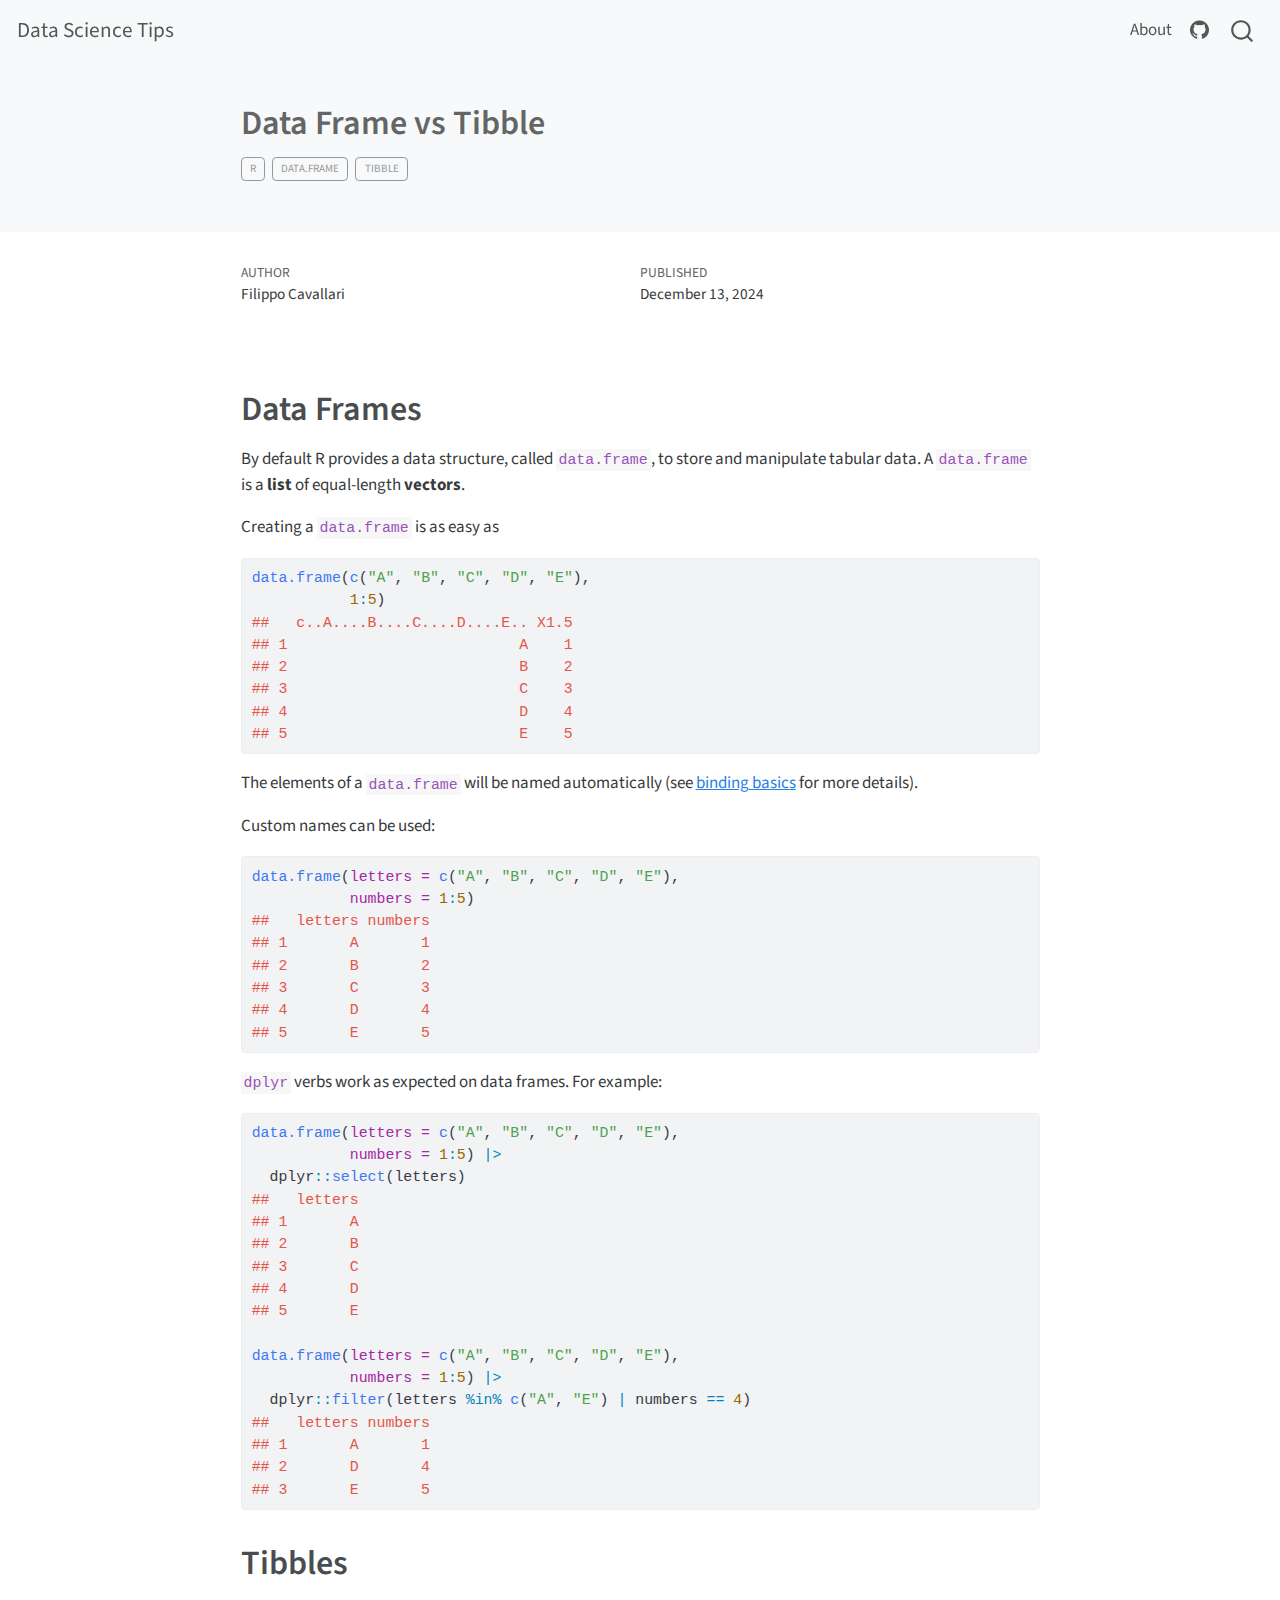
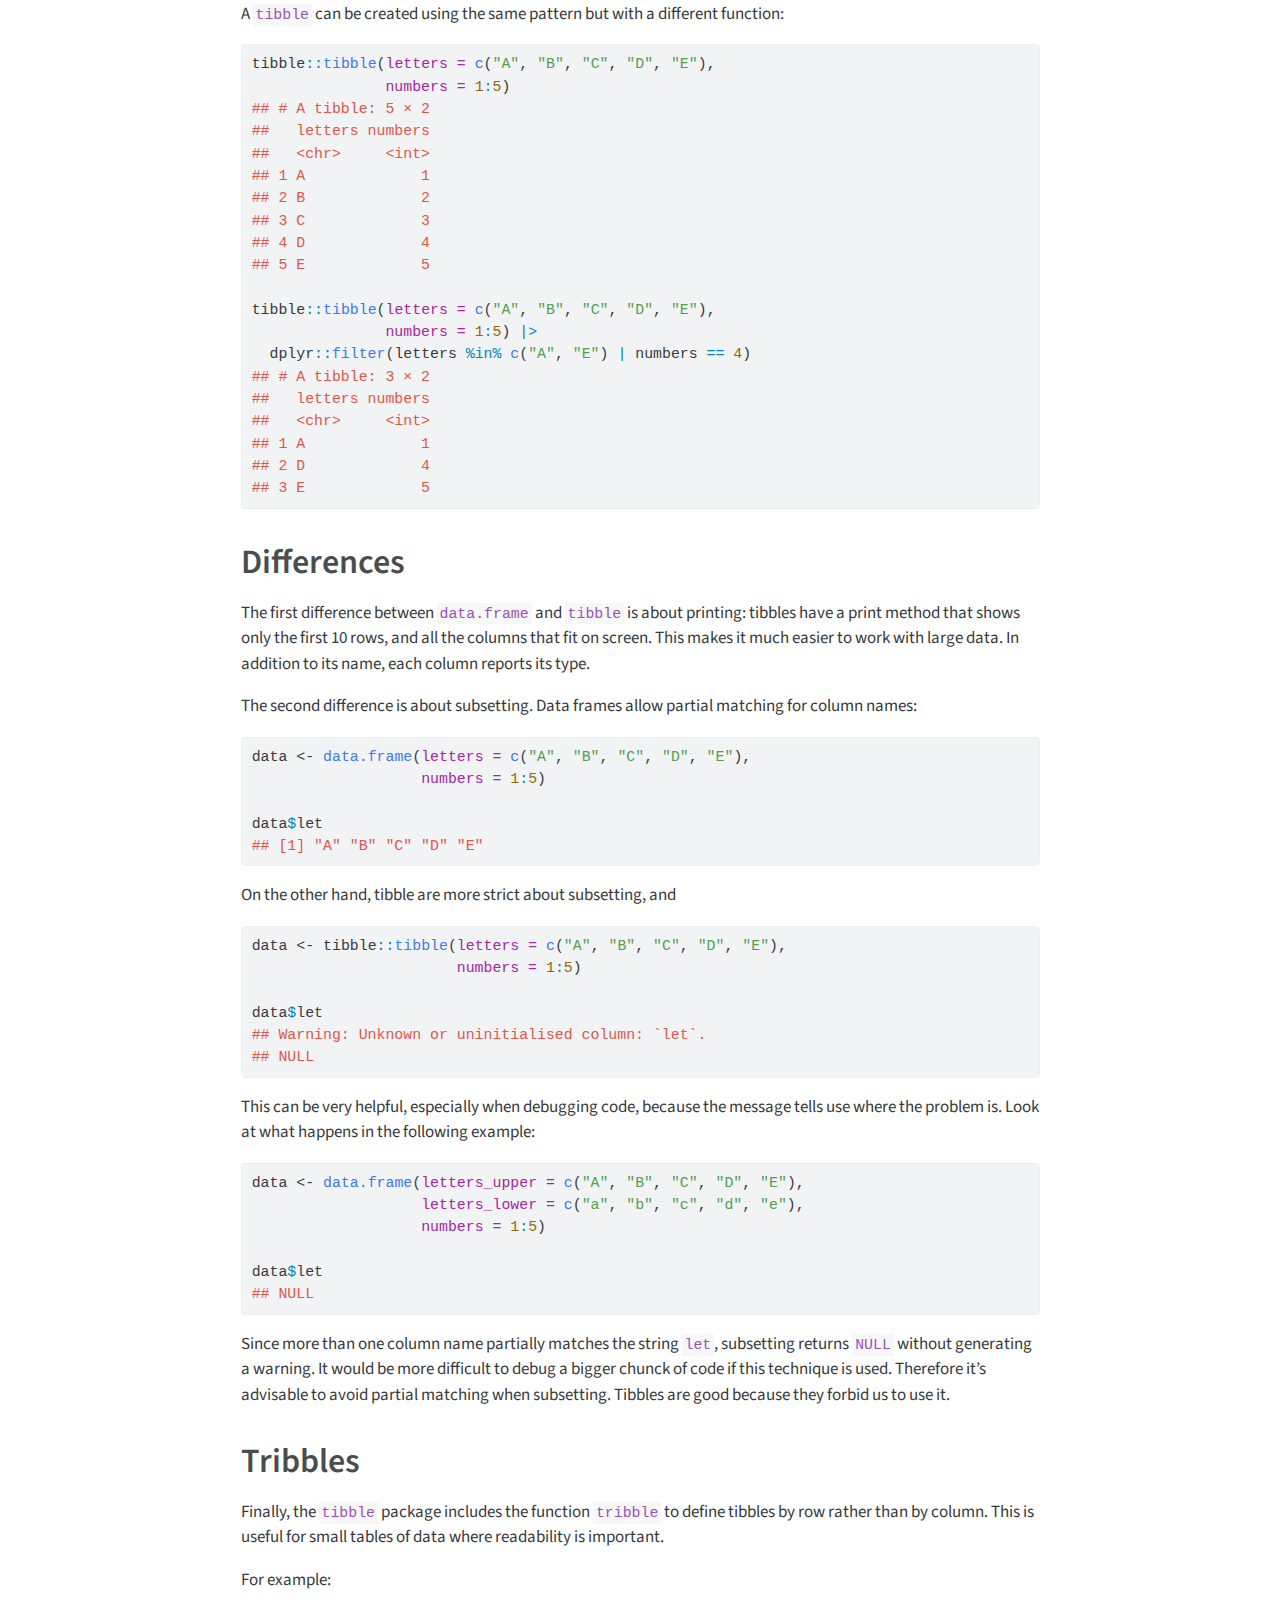
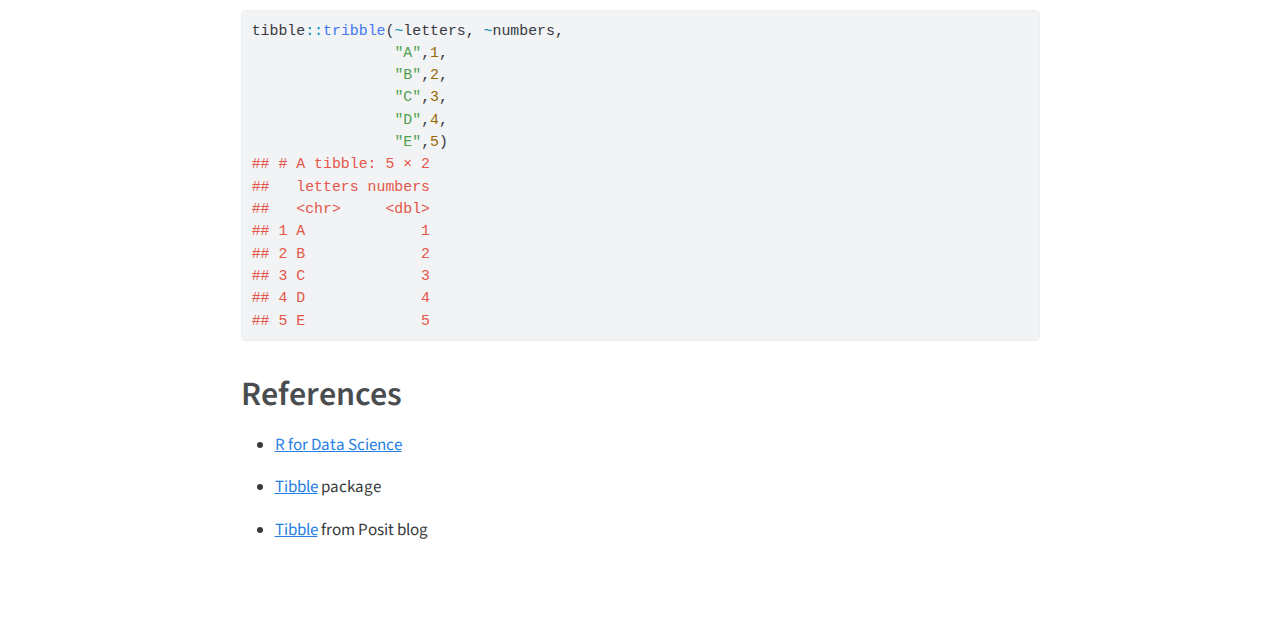
<file: docs/posts/df-vs-tibble/index.html>
<!DOCTYPE html>
<html xmlns="http://www.w3.org/1999/xhtml" lang="en" xml:lang="en"><head>

<meta charset="utf-8">
<meta name="generator" content="quarto-1.3.450">

<meta name="viewport" content="width=device-width, initial-scale=1.0, user-scalable=yes">

<meta name="author" content="Filippo Cavallari">
<meta name="dcterms.date" content="2024-12-13">

<title>Data Science Tips - Data Frame vs Tibble</title>
<style>
code{white-space: pre-wrap;}
span.smallcaps{font-variant: small-caps;}
div.columns{display: flex; gap: min(4vw, 1.5em);}
div.column{flex: auto; overflow-x: auto;}
div.hanging-indent{margin-left: 1.5em; text-indent: -1.5em;}
ul.task-list{list-style: none;}
ul.task-list li input[type="checkbox"] {
  width: 0.8em;
  margin: 0 0.8em 0.2em -1em; /* quarto-specific, see https://github.com/quarto-dev/quarto-cli/issues/4556 */ 
  vertical-align: middle;
}
/* CSS for syntax highlighting */
pre > code.sourceCode { white-space: pre; position: relative; }
pre > code.sourceCode > span { display: inline-block; line-height: 1.25; }
pre > code.sourceCode > span:empty { height: 1.2em; }
.sourceCode { overflow: visible; }
code.sourceCode > span { color: inherit; text-decoration: inherit; }
div.sourceCode { margin: 1em 0; }
pre.sourceCode { margin: 0; }
@media screen {
div.sourceCode { overflow: auto; }
}
@media print {
pre > code.sourceCode { white-space: pre-wrap; }
pre > code.sourceCode > span { text-indent: -5em; padding-left: 5em; }
}
pre.numberSource code
  { counter-reset: source-line 0; }
pre.numberSource code > span
  { position: relative; left: -4em; counter-increment: source-line; }
pre.numberSource code > span > a:first-child::before
  { content: counter(source-line);
    position: relative; left: -1em; text-align: right; vertical-align: baseline;
    border: none; display: inline-block;
    -webkit-touch-callout: none; -webkit-user-select: none;
    -khtml-user-select: none; -moz-user-select: none;
    -ms-user-select: none; user-select: none;
    padding: 0 4px; width: 4em;
  }
pre.numberSource { margin-left: 3em;  padding-left: 4px; }
div.sourceCode
  {   }
@media screen {
pre > code.sourceCode > span > a:first-child::before { text-decoration: underline; }
}
</style>


<script src="../../site_libs/quarto-nav/quarto-nav.js"></script>
<script src="../../site_libs/quarto-nav/headroom.min.js"></script>
<script src="../../site_libs/clipboard/clipboard.min.js"></script>
<script src="../../site_libs/quarto-search/autocomplete.umd.js"></script>
<script src="../../site_libs/quarto-search/fuse.min.js"></script>
<script src="../../site_libs/quarto-search/quarto-search.js"></script>
<meta name="quarto:offset" content="../../">
<script src="../../site_libs/quarto-html/quarto.js"></script>
<script src="../../site_libs/quarto-html/popper.min.js"></script>
<script src="../../site_libs/quarto-html/tippy.umd.min.js"></script>
<script src="../../site_libs/quarto-html/anchor.min.js"></script>
<link href="../../site_libs/quarto-html/tippy.css" rel="stylesheet">
<link href="../../site_libs/quarto-html/quarto-syntax-highlighting.css" rel="stylesheet" id="quarto-text-highlighting-styles">
<script src="../../site_libs/bootstrap/bootstrap.min.js"></script>
<link href="../../site_libs/bootstrap/bootstrap-icons.css" rel="stylesheet">
<link href="../../site_libs/bootstrap/bootstrap.min.css" rel="stylesheet" id="quarto-bootstrap" data-mode="light">
<script id="quarto-search-options" type="application/json">{
  "location": "navbar",
  "copy-button": false,
  "collapse-after": 3,
  "panel-placement": "end",
  "type": "overlay",
  "limit": 20,
  "language": {
    "search-no-results-text": "No results",
    "search-matching-documents-text": "matching documents",
    "search-copy-link-title": "Copy link to search",
    "search-hide-matches-text": "Hide additional matches",
    "search-more-match-text": "more match in this document",
    "search-more-matches-text": "more matches in this document",
    "search-clear-button-title": "Clear",
    "search-detached-cancel-button-title": "Cancel",
    "search-submit-button-title": "Submit",
    "search-label": "Search"
  }
}</script>


<link rel="stylesheet" href="../../styles.css">
</head>

<body class="nav-fixed fullcontent">

<div id="quarto-search-results"></div>
  <header id="quarto-header" class="headroom fixed-top">
    <nav class="navbar navbar-expand-lg navbar-dark ">
      <div class="navbar-container container-fluid">
      <div class="navbar-brand-container">
    <a class="navbar-brand" href="../../index.html">
    <span class="navbar-title">Data Science Tips</span>
    </a>
  </div>
            <div id="quarto-search" class="" title="Search"></div>
          <button class="navbar-toggler" type="button" data-bs-toggle="collapse" data-bs-target="#navbarCollapse" aria-controls="navbarCollapse" aria-expanded="false" aria-label="Toggle navigation" onclick="if (window.quartoToggleHeadroom) { window.quartoToggleHeadroom(); }">
  <span class="navbar-toggler-icon"></span>
</button>
          <div class="collapse navbar-collapse" id="navbarCollapse">
            <ul class="navbar-nav navbar-nav-scroll ms-auto">
  <li class="nav-item">
    <a class="nav-link" href="../../about.html" rel="" target="">
 <span class="menu-text">About</span></a>
  </li>  
  <li class="nav-item compact">
    <a class="nav-link" href="https://github.com/filippocavallari/ds-tips" rel="" target=""><i class="bi bi-github" role="img">
</i> 
 <span class="menu-text"></span></a>
  </li>  
</ul>
            <div class="quarto-navbar-tools">
</div>
          </div> <!-- /navcollapse -->
      </div> <!-- /container-fluid -->
    </nav>
</header>
<!-- content -->
<header id="title-block-header" class="quarto-title-block default page-columns page-full">
  <div class="quarto-title-banner page-columns page-full">
    <div class="quarto-title column-body">
      <h1 class="title">Data Frame vs Tibble</h1>
                                <div class="quarto-categories">
                <div class="quarto-category">r</div>
                <div class="quarto-category">data.frame</div>
                <div class="quarto-category">tibble</div>
              </div>
                  </div>
  </div>
    
  
  <div class="quarto-title-meta">

      <div>
      <div class="quarto-title-meta-heading">Author</div>
      <div class="quarto-title-meta-contents">
               <p>Filippo Cavallari </p>
            </div>
    </div>
      
      <div>
      <div class="quarto-title-meta-heading">Published</div>
      <div class="quarto-title-meta-contents">
        <p class="date">December 13, 2024</p>
      </div>
    </div>
    
      
    </div>
    
  
  </header><div id="quarto-content" class="quarto-container page-columns page-rows-contents page-layout-article page-navbar">
<!-- sidebar -->
<!-- margin-sidebar -->
    
<!-- main -->
<main class="content quarto-banner-title-block" id="quarto-document-content">




<section id="data-frames" class="level1">
<h1>Data Frames</h1>
<p>By default R provides a data structure, called <code>data.frame</code>, to store and manipulate tabular data. A <code>data.frame</code> is a <strong>list</strong> of equal-length <strong>vectors</strong>.</p>
<p>Creating a <code>data.frame</code> is as easy as</p>
<div class="cell">
<div class="sourceCode cell-code" id="cb1"><pre class="sourceCode r code-with-copy"><code class="sourceCode r"><span id="cb1-1"><a href="#cb1-1" aria-hidden="true" tabindex="-1"></a><span class="fu">data.frame</span>(<span class="fu">c</span>(<span class="st">"A"</span>, <span class="st">"B"</span>, <span class="st">"C"</span>, <span class="st">"D"</span>, <span class="st">"E"</span>),</span>
<span id="cb1-2"><a href="#cb1-2" aria-hidden="true" tabindex="-1"></a>           <span class="dv">1</span><span class="sc">:</span><span class="dv">5</span>)</span>
<span id="cb1-3"><a href="#cb1-3" aria-hidden="true" tabindex="-1"></a><span class="do">##   c..A....B....C....D....E.. X1.5</span></span>
<span id="cb1-4"><a href="#cb1-4" aria-hidden="true" tabindex="-1"></a><span class="do">## 1                          A    1</span></span>
<span id="cb1-5"><a href="#cb1-5" aria-hidden="true" tabindex="-1"></a><span class="do">## 2                          B    2</span></span>
<span id="cb1-6"><a href="#cb1-6" aria-hidden="true" tabindex="-1"></a><span class="do">## 3                          C    3</span></span>
<span id="cb1-7"><a href="#cb1-7" aria-hidden="true" tabindex="-1"></a><span class="do">## 4                          D    4</span></span>
<span id="cb1-8"><a href="#cb1-8" aria-hidden="true" tabindex="-1"></a><span class="do">## 5                          E    5</span></span></code><button title="Copy to Clipboard" class="code-copy-button"><i class="bi"></i></button></pre></div>
</div>
<p>The elements of a <code>data.frame</code> will be named automatically (see <a href="https://adv-r.hadley.nz/names-values.html#binding-basics">binding basics</a> for more details).</p>
<p>Custom names can be used:</p>
<div class="cell">
<div class="sourceCode cell-code" id="cb2"><pre class="sourceCode r code-with-copy"><code class="sourceCode r"><span id="cb2-1"><a href="#cb2-1" aria-hidden="true" tabindex="-1"></a><span class="fu">data.frame</span>(<span class="at">letters =</span> <span class="fu">c</span>(<span class="st">"A"</span>, <span class="st">"B"</span>, <span class="st">"C"</span>, <span class="st">"D"</span>, <span class="st">"E"</span>),</span>
<span id="cb2-2"><a href="#cb2-2" aria-hidden="true" tabindex="-1"></a>           <span class="at">numbers =</span> <span class="dv">1</span><span class="sc">:</span><span class="dv">5</span>)</span>
<span id="cb2-3"><a href="#cb2-3" aria-hidden="true" tabindex="-1"></a><span class="do">##   letters numbers</span></span>
<span id="cb2-4"><a href="#cb2-4" aria-hidden="true" tabindex="-1"></a><span class="do">## 1       A       1</span></span>
<span id="cb2-5"><a href="#cb2-5" aria-hidden="true" tabindex="-1"></a><span class="do">## 2       B       2</span></span>
<span id="cb2-6"><a href="#cb2-6" aria-hidden="true" tabindex="-1"></a><span class="do">## 3       C       3</span></span>
<span id="cb2-7"><a href="#cb2-7" aria-hidden="true" tabindex="-1"></a><span class="do">## 4       D       4</span></span>
<span id="cb2-8"><a href="#cb2-8" aria-hidden="true" tabindex="-1"></a><span class="do">## 5       E       5</span></span></code><button title="Copy to Clipboard" class="code-copy-button"><i class="bi"></i></button></pre></div>
</div>
<p><code>dplyr</code> verbs work as expected on data frames. For example:</p>
<div class="cell">
<div class="sourceCode cell-code" id="cb3"><pre class="sourceCode r code-with-copy"><code class="sourceCode r"><span id="cb3-1"><a href="#cb3-1" aria-hidden="true" tabindex="-1"></a><span class="fu">data.frame</span>(<span class="at">letters =</span> <span class="fu">c</span>(<span class="st">"A"</span>, <span class="st">"B"</span>, <span class="st">"C"</span>, <span class="st">"D"</span>, <span class="st">"E"</span>),</span>
<span id="cb3-2"><a href="#cb3-2" aria-hidden="true" tabindex="-1"></a>           <span class="at">numbers =</span> <span class="dv">1</span><span class="sc">:</span><span class="dv">5</span>) <span class="sc">|&gt;</span></span>
<span id="cb3-3"><a href="#cb3-3" aria-hidden="true" tabindex="-1"></a>  dplyr<span class="sc">::</span><span class="fu">select</span>(letters)</span>
<span id="cb3-4"><a href="#cb3-4" aria-hidden="true" tabindex="-1"></a><span class="do">##   letters</span></span>
<span id="cb3-5"><a href="#cb3-5" aria-hidden="true" tabindex="-1"></a><span class="do">## 1       A</span></span>
<span id="cb3-6"><a href="#cb3-6" aria-hidden="true" tabindex="-1"></a><span class="do">## 2       B</span></span>
<span id="cb3-7"><a href="#cb3-7" aria-hidden="true" tabindex="-1"></a><span class="do">## 3       C</span></span>
<span id="cb3-8"><a href="#cb3-8" aria-hidden="true" tabindex="-1"></a><span class="do">## 4       D</span></span>
<span id="cb3-9"><a href="#cb3-9" aria-hidden="true" tabindex="-1"></a><span class="do">## 5       E</span></span>
<span id="cb3-10"><a href="#cb3-10" aria-hidden="true" tabindex="-1"></a></span>
<span id="cb3-11"><a href="#cb3-11" aria-hidden="true" tabindex="-1"></a><span class="fu">data.frame</span>(<span class="at">letters =</span> <span class="fu">c</span>(<span class="st">"A"</span>, <span class="st">"B"</span>, <span class="st">"C"</span>, <span class="st">"D"</span>, <span class="st">"E"</span>),</span>
<span id="cb3-12"><a href="#cb3-12" aria-hidden="true" tabindex="-1"></a>           <span class="at">numbers =</span> <span class="dv">1</span><span class="sc">:</span><span class="dv">5</span>) <span class="sc">|&gt;</span></span>
<span id="cb3-13"><a href="#cb3-13" aria-hidden="true" tabindex="-1"></a>  dplyr<span class="sc">::</span><span class="fu">filter</span>(letters <span class="sc">%in%</span> <span class="fu">c</span>(<span class="st">"A"</span>, <span class="st">"E"</span>) <span class="sc">|</span> numbers <span class="sc">==</span> <span class="dv">4</span>)</span>
<span id="cb3-14"><a href="#cb3-14" aria-hidden="true" tabindex="-1"></a><span class="do">##   letters numbers</span></span>
<span id="cb3-15"><a href="#cb3-15" aria-hidden="true" tabindex="-1"></a><span class="do">## 1       A       1</span></span>
<span id="cb3-16"><a href="#cb3-16" aria-hidden="true" tabindex="-1"></a><span class="do">## 2       D       4</span></span>
<span id="cb3-17"><a href="#cb3-17" aria-hidden="true" tabindex="-1"></a><span class="do">## 3       E       5</span></span></code><button title="Copy to Clipboard" class="code-copy-button"><i class="bi"></i></button></pre></div>
</div>
</section>
<section id="tibbles" class="level1">
<h1>Tibbles</h1>
<p>A <code>tibble</code> can be created using the same pattern but with a different function:</p>
<div class="cell">
<div class="sourceCode cell-code" id="cb4"><pre class="sourceCode r code-with-copy"><code class="sourceCode r"><span id="cb4-1"><a href="#cb4-1" aria-hidden="true" tabindex="-1"></a>tibble<span class="sc">::</span><span class="fu">tibble</span>(<span class="at">letters =</span> <span class="fu">c</span>(<span class="st">"A"</span>, <span class="st">"B"</span>, <span class="st">"C"</span>, <span class="st">"D"</span>, <span class="st">"E"</span>),</span>
<span id="cb4-2"><a href="#cb4-2" aria-hidden="true" tabindex="-1"></a>               <span class="at">numbers =</span> <span class="dv">1</span><span class="sc">:</span><span class="dv">5</span>)</span>
<span id="cb4-3"><a href="#cb4-3" aria-hidden="true" tabindex="-1"></a><span class="do">## # A tibble: 5 × 2</span></span>
<span id="cb4-4"><a href="#cb4-4" aria-hidden="true" tabindex="-1"></a><span class="do">##   letters numbers</span></span>
<span id="cb4-5"><a href="#cb4-5" aria-hidden="true" tabindex="-1"></a><span class="do">##   &lt;chr&gt;     &lt;int&gt;</span></span>
<span id="cb4-6"><a href="#cb4-6" aria-hidden="true" tabindex="-1"></a><span class="do">## 1 A             1</span></span>
<span id="cb4-7"><a href="#cb4-7" aria-hidden="true" tabindex="-1"></a><span class="do">## 2 B             2</span></span>
<span id="cb4-8"><a href="#cb4-8" aria-hidden="true" tabindex="-1"></a><span class="do">## 3 C             3</span></span>
<span id="cb4-9"><a href="#cb4-9" aria-hidden="true" tabindex="-1"></a><span class="do">## 4 D             4</span></span>
<span id="cb4-10"><a href="#cb4-10" aria-hidden="true" tabindex="-1"></a><span class="do">## 5 E             5</span></span>
<span id="cb4-11"><a href="#cb4-11" aria-hidden="true" tabindex="-1"></a></span>
<span id="cb4-12"><a href="#cb4-12" aria-hidden="true" tabindex="-1"></a>tibble<span class="sc">::</span><span class="fu">tibble</span>(<span class="at">letters =</span> <span class="fu">c</span>(<span class="st">"A"</span>, <span class="st">"B"</span>, <span class="st">"C"</span>, <span class="st">"D"</span>, <span class="st">"E"</span>),</span>
<span id="cb4-13"><a href="#cb4-13" aria-hidden="true" tabindex="-1"></a>               <span class="at">numbers =</span> <span class="dv">1</span><span class="sc">:</span><span class="dv">5</span>) <span class="sc">|&gt;</span></span>
<span id="cb4-14"><a href="#cb4-14" aria-hidden="true" tabindex="-1"></a>  dplyr<span class="sc">::</span><span class="fu">filter</span>(letters <span class="sc">%in%</span> <span class="fu">c</span>(<span class="st">"A"</span>, <span class="st">"E"</span>) <span class="sc">|</span> numbers <span class="sc">==</span> <span class="dv">4</span>)</span>
<span id="cb4-15"><a href="#cb4-15" aria-hidden="true" tabindex="-1"></a><span class="do">## # A tibble: 3 × 2</span></span>
<span id="cb4-16"><a href="#cb4-16" aria-hidden="true" tabindex="-1"></a><span class="do">##   letters numbers</span></span>
<span id="cb4-17"><a href="#cb4-17" aria-hidden="true" tabindex="-1"></a><span class="do">##   &lt;chr&gt;     &lt;int&gt;</span></span>
<span id="cb4-18"><a href="#cb4-18" aria-hidden="true" tabindex="-1"></a><span class="do">## 1 A             1</span></span>
<span id="cb4-19"><a href="#cb4-19" aria-hidden="true" tabindex="-1"></a><span class="do">## 2 D             4</span></span>
<span id="cb4-20"><a href="#cb4-20" aria-hidden="true" tabindex="-1"></a><span class="do">## 3 E             5</span></span></code><button title="Copy to Clipboard" class="code-copy-button"><i class="bi"></i></button></pre></div>
</div>
</section>
<section id="differences" class="level1">
<h1>Differences</h1>
<p>The first difference between <code>data.frame</code> and <code>tibble</code> is about printing: tibbles have a print method that shows only the first 10 rows, and all the columns that fit on screen. This makes it much easier to work with large data. In addition to its name, each column reports its type.</p>
<p>The second difference is about subsetting. Data frames allow partial matching for column names:</p>
<div class="cell">
<div class="sourceCode cell-code" id="cb5"><pre class="sourceCode r code-with-copy"><code class="sourceCode r"><span id="cb5-1"><a href="#cb5-1" aria-hidden="true" tabindex="-1"></a>data <span class="ot">&lt;-</span> <span class="fu">data.frame</span>(<span class="at">letters =</span> <span class="fu">c</span>(<span class="st">"A"</span>, <span class="st">"B"</span>, <span class="st">"C"</span>, <span class="st">"D"</span>, <span class="st">"E"</span>),</span>
<span id="cb5-2"><a href="#cb5-2" aria-hidden="true" tabindex="-1"></a>                   <span class="at">numbers =</span> <span class="dv">1</span><span class="sc">:</span><span class="dv">5</span>)</span>
<span id="cb5-3"><a href="#cb5-3" aria-hidden="true" tabindex="-1"></a></span>
<span id="cb5-4"><a href="#cb5-4" aria-hidden="true" tabindex="-1"></a>data<span class="sc">$</span>let</span>
<span id="cb5-5"><a href="#cb5-5" aria-hidden="true" tabindex="-1"></a><span class="do">## [1] "A" "B" "C" "D" "E"</span></span></code><button title="Copy to Clipboard" class="code-copy-button"><i class="bi"></i></button></pre></div>
</div>
<p>On the other hand, tibble are more strict about subsetting, and</p>
<div class="cell">
<div class="sourceCode cell-code" id="cb6"><pre class="sourceCode r code-with-copy"><code class="sourceCode r"><span id="cb6-1"><a href="#cb6-1" aria-hidden="true" tabindex="-1"></a>data <span class="ot">&lt;-</span> tibble<span class="sc">::</span><span class="fu">tibble</span>(<span class="at">letters =</span> <span class="fu">c</span>(<span class="st">"A"</span>, <span class="st">"B"</span>, <span class="st">"C"</span>, <span class="st">"D"</span>, <span class="st">"E"</span>),</span>
<span id="cb6-2"><a href="#cb6-2" aria-hidden="true" tabindex="-1"></a>                       <span class="at">numbers =</span> <span class="dv">1</span><span class="sc">:</span><span class="dv">5</span>)</span>
<span id="cb6-3"><a href="#cb6-3" aria-hidden="true" tabindex="-1"></a></span>
<span id="cb6-4"><a href="#cb6-4" aria-hidden="true" tabindex="-1"></a>data<span class="sc">$</span>let</span>
<span id="cb6-5"><a href="#cb6-5" aria-hidden="true" tabindex="-1"></a><span class="do">## Warning: Unknown or uninitialised column: `let`.</span></span>
<span id="cb6-6"><a href="#cb6-6" aria-hidden="true" tabindex="-1"></a><span class="do">## NULL</span></span></code><button title="Copy to Clipboard" class="code-copy-button"><i class="bi"></i></button></pre></div>
</div>
<p>This can be very helpful, especially when debugging code, because the message tells use where the problem is. Look at what happens in the following example:</p>
<div class="cell">
<div class="sourceCode cell-code" id="cb7"><pre class="sourceCode r code-with-copy"><code class="sourceCode r"><span id="cb7-1"><a href="#cb7-1" aria-hidden="true" tabindex="-1"></a>data <span class="ot">&lt;-</span> <span class="fu">data.frame</span>(<span class="at">letters_upper =</span> <span class="fu">c</span>(<span class="st">"A"</span>, <span class="st">"B"</span>, <span class="st">"C"</span>, <span class="st">"D"</span>, <span class="st">"E"</span>),</span>
<span id="cb7-2"><a href="#cb7-2" aria-hidden="true" tabindex="-1"></a>                   <span class="at">letters_lower =</span> <span class="fu">c</span>(<span class="st">"a"</span>, <span class="st">"b"</span>, <span class="st">"c"</span>, <span class="st">"d"</span>, <span class="st">"e"</span>),</span>
<span id="cb7-3"><a href="#cb7-3" aria-hidden="true" tabindex="-1"></a>                   <span class="at">numbers =</span> <span class="dv">1</span><span class="sc">:</span><span class="dv">5</span>)</span>
<span id="cb7-4"><a href="#cb7-4" aria-hidden="true" tabindex="-1"></a></span>
<span id="cb7-5"><a href="#cb7-5" aria-hidden="true" tabindex="-1"></a>data<span class="sc">$</span>let</span>
<span id="cb7-6"><a href="#cb7-6" aria-hidden="true" tabindex="-1"></a><span class="do">## NULL</span></span></code><button title="Copy to Clipboard" class="code-copy-button"><i class="bi"></i></button></pre></div>
</div>
<p>Since more than one column name partially matches the string <code>let</code>, subsetting returns <code>NULL</code> without generating a warning. It would be more difficult to debug a bigger chunck of code if this technique is used. Therefore it’s advisable to avoid partial matching when subsetting. Tibbles are good because they forbid us to use it.</p>
</section>
<section id="tribbles" class="level1">
<h1>Tribbles</h1>
<p>Finally, the <code>tibble</code> package includes the function <code>tribble</code> to define tibbles by row rather than by column. This is useful for small tables of data where readability is important.</p>
<p>For example:</p>
<div class="cell">
<div class="sourceCode cell-code" id="cb8"><pre class="sourceCode r code-with-copy"><code class="sourceCode r"><span id="cb8-1"><a href="#cb8-1" aria-hidden="true" tabindex="-1"></a>tibble<span class="sc">::</span><span class="fu">tribble</span>(<span class="sc">~</span>letters, <span class="sc">~</span>numbers,</span>
<span id="cb8-2"><a href="#cb8-2" aria-hidden="true" tabindex="-1"></a>                <span class="st">"A"</span>,<span class="dv">1</span>,</span>
<span id="cb8-3"><a href="#cb8-3" aria-hidden="true" tabindex="-1"></a>                <span class="st">"B"</span>,<span class="dv">2</span>,</span>
<span id="cb8-4"><a href="#cb8-4" aria-hidden="true" tabindex="-1"></a>                <span class="st">"C"</span>,<span class="dv">3</span>,</span>
<span id="cb8-5"><a href="#cb8-5" aria-hidden="true" tabindex="-1"></a>                <span class="st">"D"</span>,<span class="dv">4</span>,</span>
<span id="cb8-6"><a href="#cb8-6" aria-hidden="true" tabindex="-1"></a>                <span class="st">"E"</span>,<span class="dv">5</span>)</span>
<span id="cb8-7"><a href="#cb8-7" aria-hidden="true" tabindex="-1"></a><span class="do">## # A tibble: 5 × 2</span></span>
<span id="cb8-8"><a href="#cb8-8" aria-hidden="true" tabindex="-1"></a><span class="do">##   letters numbers</span></span>
<span id="cb8-9"><a href="#cb8-9" aria-hidden="true" tabindex="-1"></a><span class="do">##   &lt;chr&gt;     &lt;dbl&gt;</span></span>
<span id="cb8-10"><a href="#cb8-10" aria-hidden="true" tabindex="-1"></a><span class="do">## 1 A             1</span></span>
<span id="cb8-11"><a href="#cb8-11" aria-hidden="true" tabindex="-1"></a><span class="do">## 2 B             2</span></span>
<span id="cb8-12"><a href="#cb8-12" aria-hidden="true" tabindex="-1"></a><span class="do">## 3 C             3</span></span>
<span id="cb8-13"><a href="#cb8-13" aria-hidden="true" tabindex="-1"></a><span class="do">## 4 D             4</span></span>
<span id="cb8-14"><a href="#cb8-14" aria-hidden="true" tabindex="-1"></a><span class="do">## 5 E             5</span></span></code><button title="Copy to Clipboard" class="code-copy-button"><i class="bi"></i></button></pre></div>
</div>
</section>
<section id="references" class="level1">
<h1>References</h1>
<ul>
<li><p><a href="https://r4ds.hadley.nz/">R for Data Science</a></p></li>
<li><p><a href="https://tibble.tidyverse.org/index.html">Tibble</a> package</p></li>
<li><p><a href="https://posit.co/blog/tibble-1-0-0/">Tibble</a> from Posit blog</p></li>
</ul>


</section>

</main> <!-- /main -->
<script id="quarto-html-after-body" type="application/javascript">
window.document.addEventListener("DOMContentLoaded", function (event) {
  const toggleBodyColorMode = (bsSheetEl) => {
    const mode = bsSheetEl.getAttribute("data-mode");
    const bodyEl = window.document.querySelector("body");
    if (mode === "dark") {
      bodyEl.classList.add("quarto-dark");
      bodyEl.classList.remove("quarto-light");
    } else {
      bodyEl.classList.add("quarto-light");
      bodyEl.classList.remove("quarto-dark");
    }
  }
  const toggleBodyColorPrimary = () => {
    const bsSheetEl = window.document.querySelector("link#quarto-bootstrap");
    if (bsSheetEl) {
      toggleBodyColorMode(bsSheetEl);
    }
  }
  toggleBodyColorPrimary();  
  const icon = "";
  const anchorJS = new window.AnchorJS();
  anchorJS.options = {
    placement: 'right',
    icon: icon
  };
  anchorJS.add('.anchored');
  const isCodeAnnotation = (el) => {
    for (const clz of el.classList) {
      if (clz.startsWith('code-annotation-')) {                     
        return true;
      }
    }
    return false;
  }
  const clipboard = new window.ClipboardJS('.code-copy-button', {
    text: function(trigger) {
      const codeEl = trigger.previousElementSibling.cloneNode(true);
      for (const childEl of codeEl.children) {
        if (isCodeAnnotation(childEl)) {
          childEl.remove();
        }
      }
      return codeEl.innerText;
    }
  });
  clipboard.on('success', function(e) {
    // button target
    const button = e.trigger;
    // don't keep focus
    button.blur();
    // flash "checked"
    button.classList.add('code-copy-button-checked');
    var currentTitle = button.getAttribute("title");
    button.setAttribute("title", "Copied!");
    let tooltip;
    if (window.bootstrap) {
      button.setAttribute("data-bs-toggle", "tooltip");
      button.setAttribute("data-bs-placement", "left");
      button.setAttribute("data-bs-title", "Copied!");
      tooltip = new bootstrap.Tooltip(button, 
        { trigger: "manual", 
          customClass: "code-copy-button-tooltip",
          offset: [0, -8]});
      tooltip.show();    
    }
    setTimeout(function() {
      if (tooltip) {
        tooltip.hide();
        button.removeAttribute("data-bs-title");
        button.removeAttribute("data-bs-toggle");
        button.removeAttribute("data-bs-placement");
      }
      button.setAttribute("title", currentTitle);
      button.classList.remove('code-copy-button-checked');
    }, 1000);
    // clear code selection
    e.clearSelection();
  });
  function tippyHover(el, contentFn) {
    const config = {
      allowHTML: true,
      content: contentFn,
      maxWidth: 500,
      delay: 100,
      arrow: false,
      appendTo: function(el) {
          return el.parentElement;
      },
      interactive: true,
      interactiveBorder: 10,
      theme: 'quarto',
      placement: 'bottom-start'
    };
    window.tippy(el, config); 
  }
  const noterefs = window.document.querySelectorAll('a[role="doc-noteref"]');
  for (var i=0; i<noterefs.length; i++) {
    const ref = noterefs[i];
    tippyHover(ref, function() {
      // use id or data attribute instead here
      let href = ref.getAttribute('data-footnote-href') || ref.getAttribute('href');
      try { href = new URL(href).hash; } catch {}
      const id = href.replace(/^#\/?/, "");
      const note = window.document.getElementById(id);
      return note.innerHTML;
    });
  }
      let selectedAnnoteEl;
      const selectorForAnnotation = ( cell, annotation) => {
        let cellAttr = 'data-code-cell="' + cell + '"';
        let lineAttr = 'data-code-annotation="' +  annotation + '"';
        const selector = 'span[' + cellAttr + '][' + lineAttr + ']';
        return selector;
      }
      const selectCodeLines = (annoteEl) => {
        const doc = window.document;
        const targetCell = annoteEl.getAttribute("data-target-cell");
        const targetAnnotation = annoteEl.getAttribute("data-target-annotation");
        const annoteSpan = window.document.querySelector(selectorForAnnotation(targetCell, targetAnnotation));
        const lines = annoteSpan.getAttribute("data-code-lines").split(",");
        const lineIds = lines.map((line) => {
          return targetCell + "-" + line;
        })
        let top = null;
        let height = null;
        let parent = null;
        if (lineIds.length > 0) {
            //compute the position of the single el (top and bottom and make a div)
            const el = window.document.getElementById(lineIds[0]);
            top = el.offsetTop;
            height = el.offsetHeight;
            parent = el.parentElement.parentElement;
          if (lineIds.length > 1) {
            const lastEl = window.document.getElementById(lineIds[lineIds.length - 1]);
            const bottom = lastEl.offsetTop + lastEl.offsetHeight;
            height = bottom - top;
          }
          if (top !== null && height !== null && parent !== null) {
            // cook up a div (if necessary) and position it 
            let div = window.document.getElementById("code-annotation-line-highlight");
            if (div === null) {
              div = window.document.createElement("div");
              div.setAttribute("id", "code-annotation-line-highlight");
              div.style.position = 'absolute';
              parent.appendChild(div);
            }
            div.style.top = top - 2 + "px";
            div.style.height = height + 4 + "px";
            let gutterDiv = window.document.getElementById("code-annotation-line-highlight-gutter");
            if (gutterDiv === null) {
              gutterDiv = window.document.createElement("div");
              gutterDiv.setAttribute("id", "code-annotation-line-highlight-gutter");
              gutterDiv.style.position = 'absolute';
              const codeCell = window.document.getElementById(targetCell);
              const gutter = codeCell.querySelector('.code-annotation-gutter');
              gutter.appendChild(gutterDiv);
            }
            gutterDiv.style.top = top - 2 + "px";
            gutterDiv.style.height = height + 4 + "px";
          }
          selectedAnnoteEl = annoteEl;
        }
      };
      const unselectCodeLines = () => {
        const elementsIds = ["code-annotation-line-highlight", "code-annotation-line-highlight-gutter"];
        elementsIds.forEach((elId) => {
          const div = window.document.getElementById(elId);
          if (div) {
            div.remove();
          }
        });
        selectedAnnoteEl = undefined;
      };
      // Attach click handler to the DT
      const annoteDls = window.document.querySelectorAll('dt[data-target-cell]');
      for (const annoteDlNode of annoteDls) {
        annoteDlNode.addEventListener('click', (event) => {
          const clickedEl = event.target;
          if (clickedEl !== selectedAnnoteEl) {
            unselectCodeLines();
            const activeEl = window.document.querySelector('dt[data-target-cell].code-annotation-active');
            if (activeEl) {
              activeEl.classList.remove('code-annotation-active');
            }
            selectCodeLines(clickedEl);
            clickedEl.classList.add('code-annotation-active');
          } else {
            // Unselect the line
            unselectCodeLines();
            clickedEl.classList.remove('code-annotation-active');
          }
        });
      }
  const findCites = (el) => {
    const parentEl = el.parentElement;
    if (parentEl) {
      const cites = parentEl.dataset.cites;
      if (cites) {
        return {
          el,
          cites: cites.split(' ')
        };
      } else {
        return findCites(el.parentElement)
      }
    } else {
      return undefined;
    }
  };
  var bibliorefs = window.document.querySelectorAll('a[role="doc-biblioref"]');
  for (var i=0; i<bibliorefs.length; i++) {
    const ref = bibliorefs[i];
    const citeInfo = findCites(ref);
    if (citeInfo) {
      tippyHover(citeInfo.el, function() {
        var popup = window.document.createElement('div');
        citeInfo.cites.forEach(function(cite) {
          var citeDiv = window.document.createElement('div');
          citeDiv.classList.add('hanging-indent');
          citeDiv.classList.add('csl-entry');
          var biblioDiv = window.document.getElementById('ref-' + cite);
          if (biblioDiv) {
            citeDiv.innerHTML = biblioDiv.innerHTML;
          }
          popup.appendChild(citeDiv);
        });
        return popup.innerHTML;
      });
    }
  }
});
</script>
</div> <!-- /content -->



</body></html>
</file>
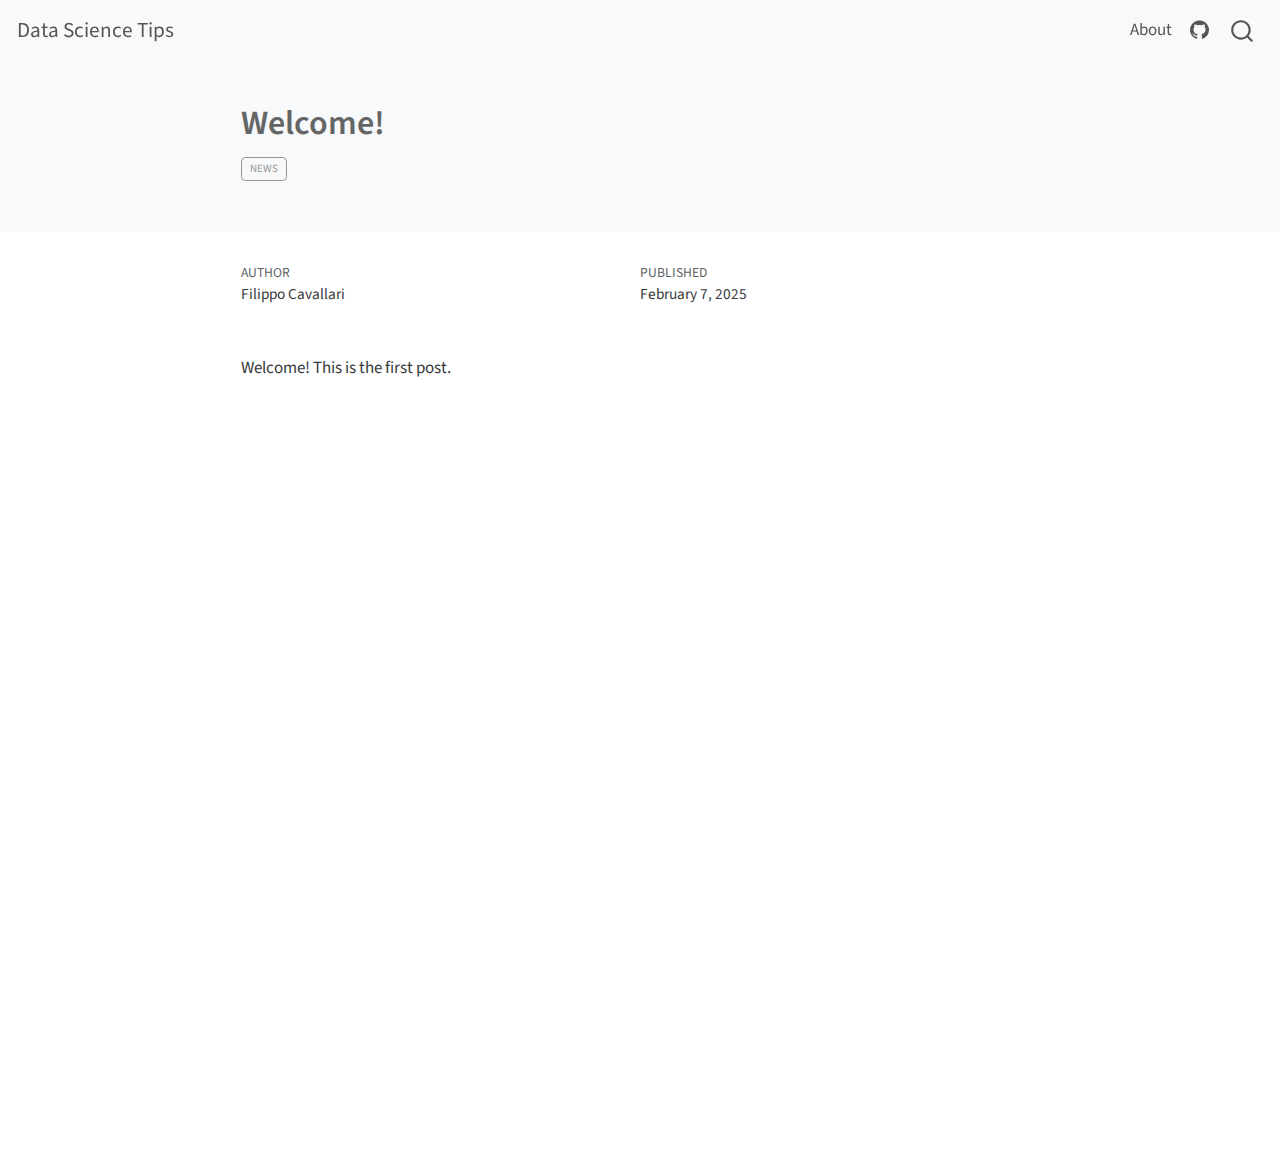
<file: docs/posts/welcome/index.html>
<!DOCTYPE html>
<html xmlns="http://www.w3.org/1999/xhtml" lang="en" xml:lang="en"><head>

<meta charset="utf-8">
<meta name="generator" content="quarto-1.3.450">

<meta name="viewport" content="width=device-width, initial-scale=1.0, user-scalable=yes">

<meta name="author" content="Filippo Cavallari">
<meta name="dcterms.date" content="2025-02-07">

<title>Data Science Tips - Welcome!</title>
<style>
code{white-space: pre-wrap;}
span.smallcaps{font-variant: small-caps;}
div.columns{display: flex; gap: min(4vw, 1.5em);}
div.column{flex: auto; overflow-x: auto;}
div.hanging-indent{margin-left: 1.5em; text-indent: -1.5em;}
ul.task-list{list-style: none;}
ul.task-list li input[type="checkbox"] {
  width: 0.8em;
  margin: 0 0.8em 0.2em -1em; /* quarto-specific, see https://github.com/quarto-dev/quarto-cli/issues/4556 */ 
  vertical-align: middle;
}
</style>


<script src="../../site_libs/quarto-nav/quarto-nav.js"></script>
<script src="../../site_libs/quarto-nav/headroom.min.js"></script>
<script src="../../site_libs/clipboard/clipboard.min.js"></script>
<script src="../../site_libs/quarto-search/autocomplete.umd.js"></script>
<script src="../../site_libs/quarto-search/fuse.min.js"></script>
<script src="../../site_libs/quarto-search/quarto-search.js"></script>
<meta name="quarto:offset" content="../../">
<script src="../../site_libs/quarto-html/quarto.js"></script>
<script src="../../site_libs/quarto-html/popper.min.js"></script>
<script src="../../site_libs/quarto-html/tippy.umd.min.js"></script>
<script src="../../site_libs/quarto-html/anchor.min.js"></script>
<link href="../../site_libs/quarto-html/tippy.css" rel="stylesheet">
<link href="../../site_libs/quarto-html/quarto-syntax-highlighting.css" rel="stylesheet" id="quarto-text-highlighting-styles">
<script src="../../site_libs/bootstrap/bootstrap.min.js"></script>
<link href="../../site_libs/bootstrap/bootstrap-icons.css" rel="stylesheet">
<link href="../../site_libs/bootstrap/bootstrap.min.css" rel="stylesheet" id="quarto-bootstrap" data-mode="light">
<script id="quarto-search-options" type="application/json">{
  "location": "navbar",
  "copy-button": false,
  "collapse-after": 3,
  "panel-placement": "end",
  "type": "overlay",
  "limit": 20,
  "language": {
    "search-no-results-text": "No results",
    "search-matching-documents-text": "matching documents",
    "search-copy-link-title": "Copy link to search",
    "search-hide-matches-text": "Hide additional matches",
    "search-more-match-text": "more match in this document",
    "search-more-matches-text": "more matches in this document",
    "search-clear-button-title": "Clear",
    "search-detached-cancel-button-title": "Cancel",
    "search-submit-button-title": "Submit",
    "search-label": "Search"
  }
}</script>


<link rel="stylesheet" href="../../styles.css">
</head>

<body class="nav-fixed fullcontent">

<div id="quarto-search-results"></div>
  <header id="quarto-header" class="headroom fixed-top">
    <nav class="navbar navbar-expand-lg navbar-dark ">
      <div class="navbar-container container-fluid">
      <div class="navbar-brand-container">
    <a class="navbar-brand" href="../../index.html">
    <span class="navbar-title">Data Science Tips</span>
    </a>
  </div>
            <div id="quarto-search" class="" title="Search"></div>
          <button class="navbar-toggler" type="button" data-bs-toggle="collapse" data-bs-target="#navbarCollapse" aria-controls="navbarCollapse" aria-expanded="false" aria-label="Toggle navigation" onclick="if (window.quartoToggleHeadroom) { window.quartoToggleHeadroom(); }">
  <span class="navbar-toggler-icon"></span>
</button>
          <div class="collapse navbar-collapse" id="navbarCollapse">
            <ul class="navbar-nav navbar-nav-scroll ms-auto">
  <li class="nav-item">
    <a class="nav-link" href="../../about.html" rel="" target="">
 <span class="menu-text">About</span></a>
  </li>  
  <li class="nav-item compact">
    <a class="nav-link" href="https://github.com/filippocavallari/ds-tips" rel="" target=""><i class="bi bi-github" role="img">
</i> 
 <span class="menu-text"></span></a>
  </li>  
</ul>
            <div class="quarto-navbar-tools">
</div>
          </div> <!-- /navcollapse -->
      </div> <!-- /container-fluid -->
    </nav>
</header>
<!-- content -->
<header id="title-block-header" class="quarto-title-block default page-columns page-full">
  <div class="quarto-title-banner page-columns page-full">
    <div class="quarto-title column-body">
      <h1 class="title">Welcome!</h1>
                                <div class="quarto-categories">
                <div class="quarto-category">news</div>
              </div>
                  </div>
  </div>
    
  
  <div class="quarto-title-meta">

      <div>
      <div class="quarto-title-meta-heading">Author</div>
      <div class="quarto-title-meta-contents">
               <p>Filippo Cavallari </p>
            </div>
    </div>
      
      <div>
      <div class="quarto-title-meta-heading">Published</div>
      <div class="quarto-title-meta-contents">
        <p class="date">February 7, 2025</p>
      </div>
    </div>
    
      
    </div>
    
  
  </header><div id="quarto-content" class="quarto-container page-columns page-rows-contents page-layout-article page-navbar">
<!-- sidebar -->
<!-- margin-sidebar -->
    
<!-- main -->
<main class="content quarto-banner-title-block" id="quarto-document-content">




<p>Welcome! This is the first post.</p>



</main> <!-- /main -->
<script id="quarto-html-after-body" type="application/javascript">
window.document.addEventListener("DOMContentLoaded", function (event) {
  const toggleBodyColorMode = (bsSheetEl) => {
    const mode = bsSheetEl.getAttribute("data-mode");
    const bodyEl = window.document.querySelector("body");
    if (mode === "dark") {
      bodyEl.classList.add("quarto-dark");
      bodyEl.classList.remove("quarto-light");
    } else {
      bodyEl.classList.add("quarto-light");
      bodyEl.classList.remove("quarto-dark");
    }
  }
  const toggleBodyColorPrimary = () => {
    const bsSheetEl = window.document.querySelector("link#quarto-bootstrap");
    if (bsSheetEl) {
      toggleBodyColorMode(bsSheetEl);
    }
  }
  toggleBodyColorPrimary();  
  const icon = "";
  const anchorJS = new window.AnchorJS();
  anchorJS.options = {
    placement: 'right',
    icon: icon
  };
  anchorJS.add('.anchored');
  const isCodeAnnotation = (el) => {
    for (const clz of el.classList) {
      if (clz.startsWith('code-annotation-')) {                     
        return true;
      }
    }
    return false;
  }
  const clipboard = new window.ClipboardJS('.code-copy-button', {
    text: function(trigger) {
      const codeEl = trigger.previousElementSibling.cloneNode(true);
      for (const childEl of codeEl.children) {
        if (isCodeAnnotation(childEl)) {
          childEl.remove();
        }
      }
      return codeEl.innerText;
    }
  });
  clipboard.on('success', function(e) {
    // button target
    const button = e.trigger;
    // don't keep focus
    button.blur();
    // flash "checked"
    button.classList.add('code-copy-button-checked');
    var currentTitle = button.getAttribute("title");
    button.setAttribute("title", "Copied!");
    let tooltip;
    if (window.bootstrap) {
      button.setAttribute("data-bs-toggle", "tooltip");
      button.setAttribute("data-bs-placement", "left");
      button.setAttribute("data-bs-title", "Copied!");
      tooltip = new bootstrap.Tooltip(button, 
        { trigger: "manual", 
          customClass: "code-copy-button-tooltip",
          offset: [0, -8]});
      tooltip.show();    
    }
    setTimeout(function() {
      if (tooltip) {
        tooltip.hide();
        button.removeAttribute("data-bs-title");
        button.removeAttribute("data-bs-toggle");
        button.removeAttribute("data-bs-placement");
      }
      button.setAttribute("title", currentTitle);
      button.classList.remove('code-copy-button-checked');
    }, 1000);
    // clear code selection
    e.clearSelection();
  });
  function tippyHover(el, contentFn) {
    const config = {
      allowHTML: true,
      content: contentFn,
      maxWidth: 500,
      delay: 100,
      arrow: false,
      appendTo: function(el) {
          return el.parentElement;
      },
      interactive: true,
      interactiveBorder: 10,
      theme: 'quarto',
      placement: 'bottom-start'
    };
    window.tippy(el, config); 
  }
  const noterefs = window.document.querySelectorAll('a[role="doc-noteref"]');
  for (var i=0; i<noterefs.length; i++) {
    const ref = noterefs[i];
    tippyHover(ref, function() {
      // use id or data attribute instead here
      let href = ref.getAttribute('data-footnote-href') || ref.getAttribute('href');
      try { href = new URL(href).hash; } catch {}
      const id = href.replace(/^#\/?/, "");
      const note = window.document.getElementById(id);
      return note.innerHTML;
    });
  }
      let selectedAnnoteEl;
      const selectorForAnnotation = ( cell, annotation) => {
        let cellAttr = 'data-code-cell="' + cell + '"';
        let lineAttr = 'data-code-annotation="' +  annotation + '"';
        const selector = 'span[' + cellAttr + '][' + lineAttr + ']';
        return selector;
      }
      const selectCodeLines = (annoteEl) => {
        const doc = window.document;
        const targetCell = annoteEl.getAttribute("data-target-cell");
        const targetAnnotation = annoteEl.getAttribute("data-target-annotation");
        const annoteSpan = window.document.querySelector(selectorForAnnotation(targetCell, targetAnnotation));
        const lines = annoteSpan.getAttribute("data-code-lines").split(",");
        const lineIds = lines.map((line) => {
          return targetCell + "-" + line;
        })
        let top = null;
        let height = null;
        let parent = null;
        if (lineIds.length > 0) {
            //compute the position of the single el (top and bottom and make a div)
            const el = window.document.getElementById(lineIds[0]);
            top = el.offsetTop;
            height = el.offsetHeight;
            parent = el.parentElement.parentElement;
          if (lineIds.length > 1) {
            const lastEl = window.document.getElementById(lineIds[lineIds.length - 1]);
            const bottom = lastEl.offsetTop + lastEl.offsetHeight;
            height = bottom - top;
          }
          if (top !== null && height !== null && parent !== null) {
            // cook up a div (if necessary) and position it 
            let div = window.document.getElementById("code-annotation-line-highlight");
            if (div === null) {
              div = window.document.createElement("div");
              div.setAttribute("id", "code-annotation-line-highlight");
              div.style.position = 'absolute';
              parent.appendChild(div);
            }
            div.style.top = top - 2 + "px";
            div.style.height = height + 4 + "px";
            let gutterDiv = window.document.getElementById("code-annotation-line-highlight-gutter");
            if (gutterDiv === null) {
              gutterDiv = window.document.createElement("div");
              gutterDiv.setAttribute("id", "code-annotation-line-highlight-gutter");
              gutterDiv.style.position = 'absolute';
              const codeCell = window.document.getElementById(targetCell);
              const gutter = codeCell.querySelector('.code-annotation-gutter');
              gutter.appendChild(gutterDiv);
            }
            gutterDiv.style.top = top - 2 + "px";
            gutterDiv.style.height = height + 4 + "px";
          }
          selectedAnnoteEl = annoteEl;
        }
      };
      const unselectCodeLines = () => {
        const elementsIds = ["code-annotation-line-highlight", "code-annotation-line-highlight-gutter"];
        elementsIds.forEach((elId) => {
          const div = window.document.getElementById(elId);
          if (div) {
            div.remove();
          }
        });
        selectedAnnoteEl = undefined;
      };
      // Attach click handler to the DT
      const annoteDls = window.document.querySelectorAll('dt[data-target-cell]');
      for (const annoteDlNode of annoteDls) {
        annoteDlNode.addEventListener('click', (event) => {
          const clickedEl = event.target;
          if (clickedEl !== selectedAnnoteEl) {
            unselectCodeLines();
            const activeEl = window.document.querySelector('dt[data-target-cell].code-annotation-active');
            if (activeEl) {
              activeEl.classList.remove('code-annotation-active');
            }
            selectCodeLines(clickedEl);
            clickedEl.classList.add('code-annotation-active');
          } else {
            // Unselect the line
            unselectCodeLines();
            clickedEl.classList.remove('code-annotation-active');
          }
        });
      }
  const findCites = (el) => {
    const parentEl = el.parentElement;
    if (parentEl) {
      const cites = parentEl.dataset.cites;
      if (cites) {
        return {
          el,
          cites: cites.split(' ')
        };
      } else {
        return findCites(el.parentElement)
      }
    } else {
      return undefined;
    }
  };
  var bibliorefs = window.document.querySelectorAll('a[role="doc-biblioref"]');
  for (var i=0; i<bibliorefs.length; i++) {
    const ref = bibliorefs[i];
    const citeInfo = findCites(ref);
    if (citeInfo) {
      tippyHover(citeInfo.el, function() {
        var popup = window.document.createElement('div');
        citeInfo.cites.forEach(function(cite) {
          var citeDiv = window.document.createElement('div');
          citeDiv.classList.add('hanging-indent');
          citeDiv.classList.add('csl-entry');
          var biblioDiv = window.document.getElementById('ref-' + cite);
          if (biblioDiv) {
            citeDiv.innerHTML = biblioDiv.innerHTML;
          }
          popup.appendChild(citeDiv);
        });
        return popup.innerHTML;
      });
    }
  }
});
</script>
</div> <!-- /content -->



</body></html>
</file>
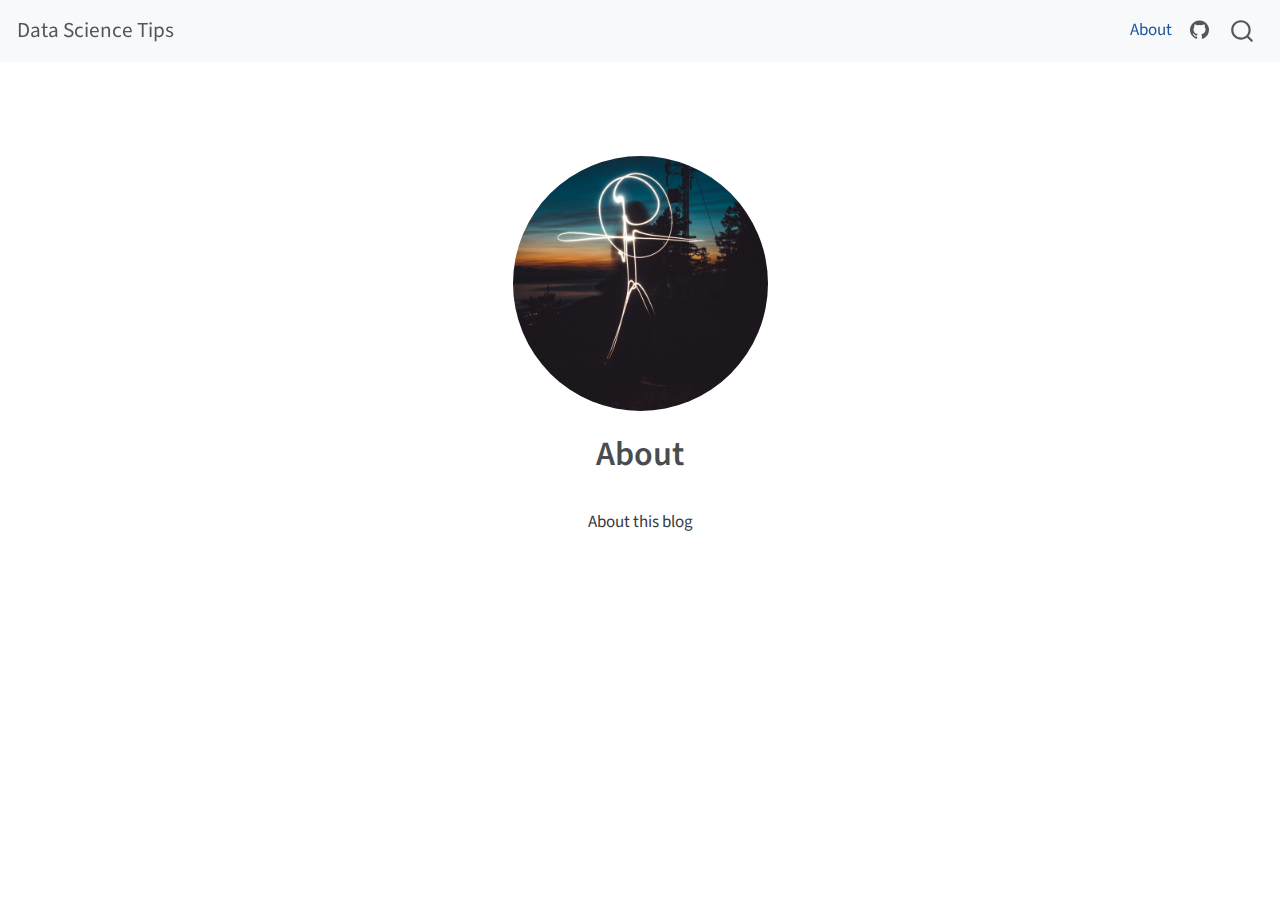
<file: about.html>
<!DOCTYPE html>
<html xmlns="http://www.w3.org/1999/xhtml" lang="en" xml:lang="en"><head>

<meta charset="utf-8">
<meta name="generator" content="quarto-1.3.450">

<meta name="viewport" content="width=device-width, initial-scale=1.0, user-scalable=yes">


<title>Data Science Tips - About</title>
<style>
code{white-space: pre-wrap;}
span.smallcaps{font-variant: small-caps;}
div.columns{display: flex; gap: min(4vw, 1.5em);}
div.column{flex: auto; overflow-x: auto;}
div.hanging-indent{margin-left: 1.5em; text-indent: -1.5em;}
ul.task-list{list-style: none;}
ul.task-list li input[type="checkbox"] {
  width: 0.8em;
  margin: 0 0.8em 0.2em -1em; /* quarto-specific, see https://github.com/quarto-dev/quarto-cli/issues/4556 */ 
  vertical-align: middle;
}
</style>


<script src="site_libs/quarto-nav/quarto-nav.js"></script>
<script src="site_libs/quarto-nav/headroom.min.js"></script>
<script src="site_libs/clipboard/clipboard.min.js"></script>
<script src="site_libs/quarto-search/autocomplete.umd.js"></script>
<script src="site_libs/quarto-search/fuse.min.js"></script>
<script src="site_libs/quarto-search/quarto-search.js"></script>
<meta name="quarto:offset" content="./">
<script src="site_libs/quarto-html/quarto.js"></script>
<script src="site_libs/quarto-html/popper.min.js"></script>
<script src="site_libs/quarto-html/tippy.umd.min.js"></script>
<link href="site_libs/quarto-html/tippy.css" rel="stylesheet">
<link href="site_libs/quarto-html/quarto-syntax-highlighting.css" rel="stylesheet" id="quarto-text-highlighting-styles">
<script src="site_libs/bootstrap/bootstrap.min.js"></script>
<link href="site_libs/bootstrap/bootstrap-icons.css" rel="stylesheet">
<link href="site_libs/bootstrap/bootstrap.min.css" rel="stylesheet" id="quarto-bootstrap" data-mode="light">
<script id="quarto-search-options" type="application/json">{
  "location": "navbar",
  "copy-button": false,
  "collapse-after": 3,
  "panel-placement": "end",
  "type": "overlay",
  "limit": 20,
  "language": {
    "search-no-results-text": "No results",
    "search-matching-documents-text": "matching documents",
    "search-copy-link-title": "Copy link to search",
    "search-hide-matches-text": "Hide additional matches",
    "search-more-match-text": "more match in this document",
    "search-more-matches-text": "more matches in this document",
    "search-clear-button-title": "Clear",
    "search-detached-cancel-button-title": "Cancel",
    "search-submit-button-title": "Submit",
    "search-label": "Search"
  }
}</script>


<link rel="stylesheet" href="styles.css">
</head>

<body class="nav-fixed fullcontent">

<div id="quarto-search-results"></div>
  <header id="quarto-header" class="headroom fixed-top">
    <nav class="navbar navbar-expand-lg navbar-dark ">
      <div class="navbar-container container-fluid">
      <div class="navbar-brand-container">
    <a class="navbar-brand" href="./index.html">
    <span class="navbar-title">Data Science Tips</span>
    </a>
  </div>
            <div id="quarto-search" class="" title="Search"></div>
          <button class="navbar-toggler" type="button" data-bs-toggle="collapse" data-bs-target="#navbarCollapse" aria-controls="navbarCollapse" aria-expanded="false" aria-label="Toggle navigation" onclick="if (window.quartoToggleHeadroom) { window.quartoToggleHeadroom(); }">
  <span class="navbar-toggler-icon"></span>
</button>
          <div class="collapse navbar-collapse" id="navbarCollapse">
            <ul class="navbar-nav navbar-nav-scroll ms-auto">
  <li class="nav-item">
    <a class="nav-link active" href="./about.html" rel="" target="" aria-current="page">
 <span class="menu-text">About</span></a>
  </li>  
  <li class="nav-item compact">
    <a class="nav-link" href="https://github.com/filippocavallari/ds-tips" rel="" target=""><i class="bi bi-github" role="img">
</i> 
 <span class="menu-text"></span></a>
  </li>  
</ul>
            <div class="quarto-navbar-tools">
</div>
          </div> <!-- /navcollapse -->
      </div> <!-- /container-fluid -->
    </nav>
</header>
<!-- content -->
<div id="quarto-content" class="quarto-container page-columns page-rows-contents page-layout-article page-navbar">
<!-- sidebar -->
<!-- margin-sidebar -->
    
<!-- main -->
<div class="quarto-about-jolla">
  <img src="profile.jpg" class="about-image
  round " style="height: 15em; width: 15em;">
 <header id="title-block-header" class="quarto-title-block default">
<div class="quarto-title">
<h1 class="title">About</h1>
</div>
<div class="quarto-title-meta">
  </div>
</header><main class="content" id="quarto-document-content">
<p>About this blog</p>


</main>  
</div>
 <!-- /main -->
<script id="quarto-html-after-body" type="application/javascript">
window.document.addEventListener("DOMContentLoaded", function (event) {
  const toggleBodyColorMode = (bsSheetEl) => {
    const mode = bsSheetEl.getAttribute("data-mode");
    const bodyEl = window.document.querySelector("body");
    if (mode === "dark") {
      bodyEl.classList.add("quarto-dark");
      bodyEl.classList.remove("quarto-light");
    } else {
      bodyEl.classList.add("quarto-light");
      bodyEl.classList.remove("quarto-dark");
    }
  }
  const toggleBodyColorPrimary = () => {
    const bsSheetEl = window.document.querySelector("link#quarto-bootstrap");
    if (bsSheetEl) {
      toggleBodyColorMode(bsSheetEl);
    }
  }
  toggleBodyColorPrimary();  
  const isCodeAnnotation = (el) => {
    for (const clz of el.classList) {
      if (clz.startsWith('code-annotation-')) {                     
        return true;
      }
    }
    return false;
  }
  const clipboard = new window.ClipboardJS('.code-copy-button', {
    text: function(trigger) {
      const codeEl = trigger.previousElementSibling.cloneNode(true);
      for (const childEl of codeEl.children) {
        if (isCodeAnnotation(childEl)) {
          childEl.remove();
        }
      }
      return codeEl.innerText;
    }
  });
  clipboard.on('success', function(e) {
    // button target
    const button = e.trigger;
    // don't keep focus
    button.blur();
    // flash "checked"
    button.classList.add('code-copy-button-checked');
    var currentTitle = button.getAttribute("title");
    button.setAttribute("title", "Copied!");
    let tooltip;
    if (window.bootstrap) {
      button.setAttribute("data-bs-toggle", "tooltip");
      button.setAttribute("data-bs-placement", "left");
      button.setAttribute("data-bs-title", "Copied!");
      tooltip = new bootstrap.Tooltip(button, 
        { trigger: "manual", 
          customClass: "code-copy-button-tooltip",
          offset: [0, -8]});
      tooltip.show();    
    }
    setTimeout(function() {
      if (tooltip) {
        tooltip.hide();
        button.removeAttribute("data-bs-title");
        button.removeAttribute("data-bs-toggle");
        button.removeAttribute("data-bs-placement");
      }
      button.setAttribute("title", currentTitle);
      button.classList.remove('code-copy-button-checked');
    }, 1000);
    // clear code selection
    e.clearSelection();
  });
  function tippyHover(el, contentFn) {
    const config = {
      allowHTML: true,
      content: contentFn,
      maxWidth: 500,
      delay: 100,
      arrow: false,
      appendTo: function(el) {
          return el.parentElement;
      },
      interactive: true,
      interactiveBorder: 10,
      theme: 'quarto',
      placement: 'bottom-start'
    };
    window.tippy(el, config); 
  }
  const noterefs = window.document.querySelectorAll('a[role="doc-noteref"]');
  for (var i=0; i<noterefs.length; i++) {
    const ref = noterefs[i];
    tippyHover(ref, function() {
      // use id or data attribute instead here
      let href = ref.getAttribute('data-footnote-href') || ref.getAttribute('href');
      try { href = new URL(href).hash; } catch {}
      const id = href.replace(/^#\/?/, "");
      const note = window.document.getElementById(id);
      return note.innerHTML;
    });
  }
      let selectedAnnoteEl;
      const selectorForAnnotation = ( cell, annotation) => {
        let cellAttr = 'data-code-cell="' + cell + '"';
        let lineAttr = 'data-code-annotation="' +  annotation + '"';
        const selector = 'span[' + cellAttr + '][' + lineAttr + ']';
        return selector;
      }
      const selectCodeLines = (annoteEl) => {
        const doc = window.document;
        const targetCell = annoteEl.getAttribute("data-target-cell");
        const targetAnnotation = annoteEl.getAttribute("data-target-annotation");
        const annoteSpan = window.document.querySelector(selectorForAnnotation(targetCell, targetAnnotation));
        const lines = annoteSpan.getAttribute("data-code-lines").split(",");
        const lineIds = lines.map((line) => {
          return targetCell + "-" + line;
        })
        let top = null;
        let height = null;
        let parent = null;
        if (lineIds.length > 0) {
            //compute the position of the single el (top and bottom and make a div)
            const el = window.document.getElementById(lineIds[0]);
            top = el.offsetTop;
            height = el.offsetHeight;
            parent = el.parentElement.parentElement;
          if (lineIds.length > 1) {
            const lastEl = window.document.getElementById(lineIds[lineIds.length - 1]);
            const bottom = lastEl.offsetTop + lastEl.offsetHeight;
            height = bottom - top;
          }
          if (top !== null && height !== null && parent !== null) {
            // cook up a div (if necessary) and position it 
            let div = window.document.getElementById("code-annotation-line-highlight");
            if (div === null) {
              div = window.document.createElement("div");
              div.setAttribute("id", "code-annotation-line-highlight");
              div.style.position = 'absolute';
              parent.appendChild(div);
            }
            div.style.top = top - 2 + "px";
            div.style.height = height + 4 + "px";
            let gutterDiv = window.document.getElementById("code-annotation-line-highlight-gutter");
            if (gutterDiv === null) {
              gutterDiv = window.document.createElement("div");
              gutterDiv.setAttribute("id", "code-annotation-line-highlight-gutter");
              gutterDiv.style.position = 'absolute';
              const codeCell = window.document.getElementById(targetCell);
              const gutter = codeCell.querySelector('.code-annotation-gutter');
              gutter.appendChild(gutterDiv);
            }
            gutterDiv.style.top = top - 2 + "px";
            gutterDiv.style.height = height + 4 + "px";
          }
          selectedAnnoteEl = annoteEl;
        }
      };
      const unselectCodeLines = () => {
        const elementsIds = ["code-annotation-line-highlight", "code-annotation-line-highlight-gutter"];
        elementsIds.forEach((elId) => {
          const div = window.document.getElementById(elId);
          if (div) {
            div.remove();
          }
        });
        selectedAnnoteEl = undefined;
      };
      // Attach click handler to the DT
      const annoteDls = window.document.querySelectorAll('dt[data-target-cell]');
      for (const annoteDlNode of annoteDls) {
        annoteDlNode.addEventListener('click', (event) => {
          const clickedEl = event.target;
          if (clickedEl !== selectedAnnoteEl) {
            unselectCodeLines();
            const activeEl = window.document.querySelector('dt[data-target-cell].code-annotation-active');
            if (activeEl) {
              activeEl.classList.remove('code-annotation-active');
            }
            selectCodeLines(clickedEl);
            clickedEl.classList.add('code-annotation-active');
          } else {
            // Unselect the line
            unselectCodeLines();
            clickedEl.classList.remove('code-annotation-active');
          }
        });
      }
  const findCites = (el) => {
    const parentEl = el.parentElement;
    if (parentEl) {
      const cites = parentEl.dataset.cites;
      if (cites) {
        return {
          el,
          cites: cites.split(' ')
        };
      } else {
        return findCites(el.parentElement)
      }
    } else {
      return undefined;
    }
  };
  var bibliorefs = window.document.querySelectorAll('a[role="doc-biblioref"]');
  for (var i=0; i<bibliorefs.length; i++) {
    const ref = bibliorefs[i];
    const citeInfo = findCites(ref);
    if (citeInfo) {
      tippyHover(citeInfo.el, function() {
        var popup = window.document.createElement('div');
        citeInfo.cites.forEach(function(cite) {
          var citeDiv = window.document.createElement('div');
          citeDiv.classList.add('hanging-indent');
          citeDiv.classList.add('csl-entry');
          var biblioDiv = window.document.getElementById('ref-' + cite);
          if (biblioDiv) {
            citeDiv.innerHTML = biblioDiv.innerHTML;
          }
          popup.appendChild(citeDiv);
        });
        return popup.innerHTML;
      });
    }
  }
});
</script>
</div> <!-- /content -->



</body></html>
</file>
<file: site_libs/quarto-html/tippy.css>
.tippy-box[data-animation=fade][data-state=hidden]{opacity:0}[data-tippy-root]{max-width:calc(100vw - 10px)}.tippy-box{position:relative;background-color:#333;color:#fff;border-radius:4px;font-size:14px;line-height:1.4;white-space:normal;outline:0;transition-property:transform,visibility,opacity}.tippy-box[data-placement^=top]>.tippy-arrow{bottom:0}.tippy-box[data-placement^=top]>.tippy-arrow:before{bottom:-7px;left:0;border-width:8px 8px 0;border-top-color:initial;transform-origin:center top}.tippy-box[data-placement^=bottom]>.tippy-arrow{top:0}.tippy-box[data-placement^=bottom]>.tippy-arrow:before{top:-7px;left:0;border-width:0 8px 8px;border-bottom-color:initial;transform-origin:center bottom}.tippy-box[data-placement^=left]>.tippy-arrow{right:0}.tippy-box[data-placement^=left]>.tippy-arrow:before{border-width:8px 0 8px 8px;border-left-color:initial;right:-7px;transform-origin:center left}.tippy-box[data-placement^=right]>.tippy-arrow{left:0}.tippy-box[data-placement^=right]>.tippy-arrow:before{left:-7px;border-width:8px 8px 8px 0;border-right-color:initial;transform-origin:center right}.tippy-box[data-inertia][data-state=visible]{transition-timing-function:cubic-bezier(.54,1.5,.38,1.11)}.tippy-arrow{width:16px;height:16px;color:#333}.tippy-arrow:before{content:"";position:absolute;border-color:transparent;border-style:solid}.tippy-content{position:relative;padding:5px 9px;z-index:1}
</file>
<file: site_libs/quarto-html/quarto-syntax-highlighting.css>
/* quarto syntax highlight colors */
:root {
  --quarto-hl-al-color: #95da4c;
  --quarto-hl-an-color: #50a14f;
  --quarto-hl-at-color: #a626a4;
  --quarto-hl-bn-color: #986801;
  --quarto-hl-bu-color: #a626a4;
  --quarto-hl-ch-color: #50a14f;
  --quarto-hl-co-color: #a0a1a7;
  --quarto-hl-cv-color: #e45649;
  --quarto-hl-cn-color: #986801;
  --quarto-hl-cf-color: #a626a4;
  --quarto-hl-dt-color: #a626a4;
  --quarto-hl-dv-color: #986801;
  --quarto-hl-do-color: #e45649;
  --quarto-hl-er-color: #f44747;
  --quarto-hl-ex-color: #4078f2;
  --quarto-hl-fl-color: #986801;
  --quarto-hl-fu-color: #4078f2;
  --quarto-hl-im-color: #50a14f;
  --quarto-hl-in-color: #c45b00;
  --quarto-hl-kw-color: #a626a4;
  --quarto-hl-op-color: #a626a4;
  --quarto-hl-pp-color: #a626a4;
  --quarto-hl-re-color: #2980b9;
  --quarto-hl-sc-color: #0184bc;
  --quarto-hl-ss-color: #da4453;
  --quarto-hl-st-color: #50a14f;
  --quarto-hl-va-color: #e45649;
  --quarto-hl-vs-color: #da4453;
  --quarto-hl-wa-color: #da4453;
}

/* other quarto variables */
:root {
  --quarto-font-monospace: SFMono-Regular, Menlo, Monaco, Consolas, "Liberation Mono", "Courier New", monospace;
}

code span.al {
  background-color: #4d1f24;
  font-weight: bold;
  color: #95da4c;
}

code span.an {
  color: #50a14f;
}

code span.at {
  color: #a626a4;
}

code span.bn {
  color: #986801;
}

code span.bu {
  color: #a626a4;
}

code span.ch {
  color: #50a14f;
}

code span.co {
  font-style: italic;
  color: #a0a1a7;
}

code span.cv {
  font-style: italic;
  color: #e45649;
}

code span.cn {
  color: #986801;
}

code span.cf {
  color: #a626a4;
}

code span.dt {
  color: #a626a4;
}

code span.dv {
  color: #986801;
}

code span.do {
  color: #e45649;
}

code span.er {
  color: #f44747;
  text-decoration: underline;
}

code span.ex {
  font-weight: bold;
  color: #4078f2;
}

code span.fl {
  color: #986801;
}

code span.fu {
  color: #4078f2;
}

code span.im {
  color: #50a14f;
}

code span.in {
  color: #c45b00;
}

code span.kw {
  color: #a626a4;
}

pre > code.sourceCode > span {
  color: #383a42;
}

code span {
  color: #383a42;
}

code.sourceCode > span {
  color: #383a42;
}

div.sourceCode,
div.sourceCode pre.sourceCode {
  color: #383a42;
}

code span.op {
  color: #a626a4;
}

code span.pp {
  color: #a626a4;
}

code span.re {
  background-color: #153042;
  color: #2980b9;
}

code span.sc {
  color: #0184bc;
}

code span.ss {
  color: #da4453;
}

code span.st {
  color: #50a14f;
}

code span.va {
  color: #e45649;
}

code span.vs {
  color: #da4453;
}

code span.wa {
  color: #da4453;
}

.prevent-inlining {
  content: "</";
}

/*# sourceMappingURL=debc5d5d77c3f9108843748ff7464032.css.map */
</file>
<file: styles.css>
/* css styles */
</file>
<file: docs/site_libs/quarto-html/tippy.css>
.tippy-box[data-animation=fade][data-state=hidden]{opacity:0}[data-tippy-root]{max-width:calc(100vw - 10px)}.tippy-box{position:relative;background-color:#333;color:#fff;border-radius:4px;font-size:14px;line-height:1.4;white-space:normal;outline:0;transition-property:transform,visibility,opacity}.tippy-box[data-placement^=top]>.tippy-arrow{bottom:0}.tippy-box[data-placement^=top]>.tippy-arrow:before{bottom:-7px;left:0;border-width:8px 8px 0;border-top-color:initial;transform-origin:center top}.tippy-box[data-placement^=bottom]>.tippy-arrow{top:0}.tippy-box[data-placement^=bottom]>.tippy-arrow:before{top:-7px;left:0;border-width:0 8px 8px;border-bottom-color:initial;transform-origin:center bottom}.tippy-box[data-placement^=left]>.tippy-arrow{right:0}.tippy-box[data-placement^=left]>.tippy-arrow:before{border-width:8px 0 8px 8px;border-left-color:initial;right:-7px;transform-origin:center left}.tippy-box[data-placement^=right]>.tippy-arrow{left:0}.tippy-box[data-placement^=right]>.tippy-arrow:before{left:-7px;border-width:8px 8px 8px 0;border-right-color:initial;transform-origin:center right}.tippy-box[data-inertia][data-state=visible]{transition-timing-function:cubic-bezier(.54,1.5,.38,1.11)}.tippy-arrow{width:16px;height:16px;color:#333}.tippy-arrow:before{content:"";position:absolute;border-color:transparent;border-style:solid}.tippy-content{position:relative;padding:5px 9px;z-index:1}
</file>
<file: docs/site_libs/quarto-html/quarto-syntax-highlighting.css>
/* quarto syntax highlight colors */
:root {
  --quarto-hl-al-color: #95da4c;
  --quarto-hl-an-color: #50a14f;
  --quarto-hl-at-color: #a626a4;
  --quarto-hl-bn-color: #986801;
  --quarto-hl-bu-color: #a626a4;
  --quarto-hl-ch-color: #50a14f;
  --quarto-hl-co-color: #a0a1a7;
  --quarto-hl-cv-color: #e45649;
  --quarto-hl-cn-color: #986801;
  --quarto-hl-cf-color: #a626a4;
  --quarto-hl-dt-color: #a626a4;
  --quarto-hl-dv-color: #986801;
  --quarto-hl-do-color: #e45649;
  --quarto-hl-er-color: #f44747;
  --quarto-hl-ex-color: #4078f2;
  --quarto-hl-fl-color: #986801;
  --quarto-hl-fu-color: #4078f2;
  --quarto-hl-im-color: #50a14f;
  --quarto-hl-in-color: #c45b00;
  --quarto-hl-kw-color: #a626a4;
  --quarto-hl-op-color: #a626a4;
  --quarto-hl-pp-color: #a626a4;
  --quarto-hl-re-color: #2980b9;
  --quarto-hl-sc-color: #0184bc;
  --quarto-hl-ss-color: #da4453;
  --quarto-hl-st-color: #50a14f;
  --quarto-hl-va-color: #e45649;
  --quarto-hl-vs-color: #da4453;
  --quarto-hl-wa-color: #da4453;
}

/* other quarto variables */
:root {
  --quarto-font-monospace: SFMono-Regular, Menlo, Monaco, Consolas, "Liberation Mono", "Courier New", monospace;
}

code span.al {
  background-color: #4d1f24;
  font-weight: bold;
  color: #95da4c;
}

code span.an {
  color: #50a14f;
}

code span.at {
  color: #a626a4;
}

code span.bn {
  color: #986801;
}

code span.bu {
  color: #a626a4;
}

code span.ch {
  color: #50a14f;
}

code span.co {
  font-style: italic;
  color: #a0a1a7;
}

code span.cv {
  font-style: italic;
  color: #e45649;
}

code span.cn {
  color: #986801;
}

code span.cf {
  color: #a626a4;
}

code span.dt {
  color: #a626a4;
}

code span.dv {
  color: #986801;
}

code span.do {
  color: #e45649;
}

code span.er {
  color: #f44747;
  text-decoration: underline;
}

code span.ex {
  font-weight: bold;
  color: #4078f2;
}

code span.fl {
  color: #986801;
}

code span.fu {
  color: #4078f2;
}

code span.im {
  color: #50a14f;
}

code span.in {
  color: #c45b00;
}

code span.kw {
  color: #a626a4;
}

pre > code.sourceCode > span {
  color: #383a42;
}

code span {
  color: #383a42;
}

code.sourceCode > span {
  color: #383a42;
}

div.sourceCode,
div.sourceCode pre.sourceCode {
  color: #383a42;
}

code span.op {
  color: #a626a4;
}

code span.pp {
  color: #a626a4;
}

code span.re {
  background-color: #153042;
  color: #2980b9;
}

code span.sc {
  color: #0184bc;
}

code span.ss {
  color: #da4453;
}

code span.st {
  color: #50a14f;
}

code span.va {
  color: #e45649;
}

code span.vs {
  color: #da4453;
}

code span.wa {
  color: #da4453;
}

.prevent-inlining {
  content: "</";
}

/*# sourceMappingURL=debc5d5d77c3f9108843748ff7464032.css.map */
</file>
<file: docs/styles.css>
/* css styles */
</file>
